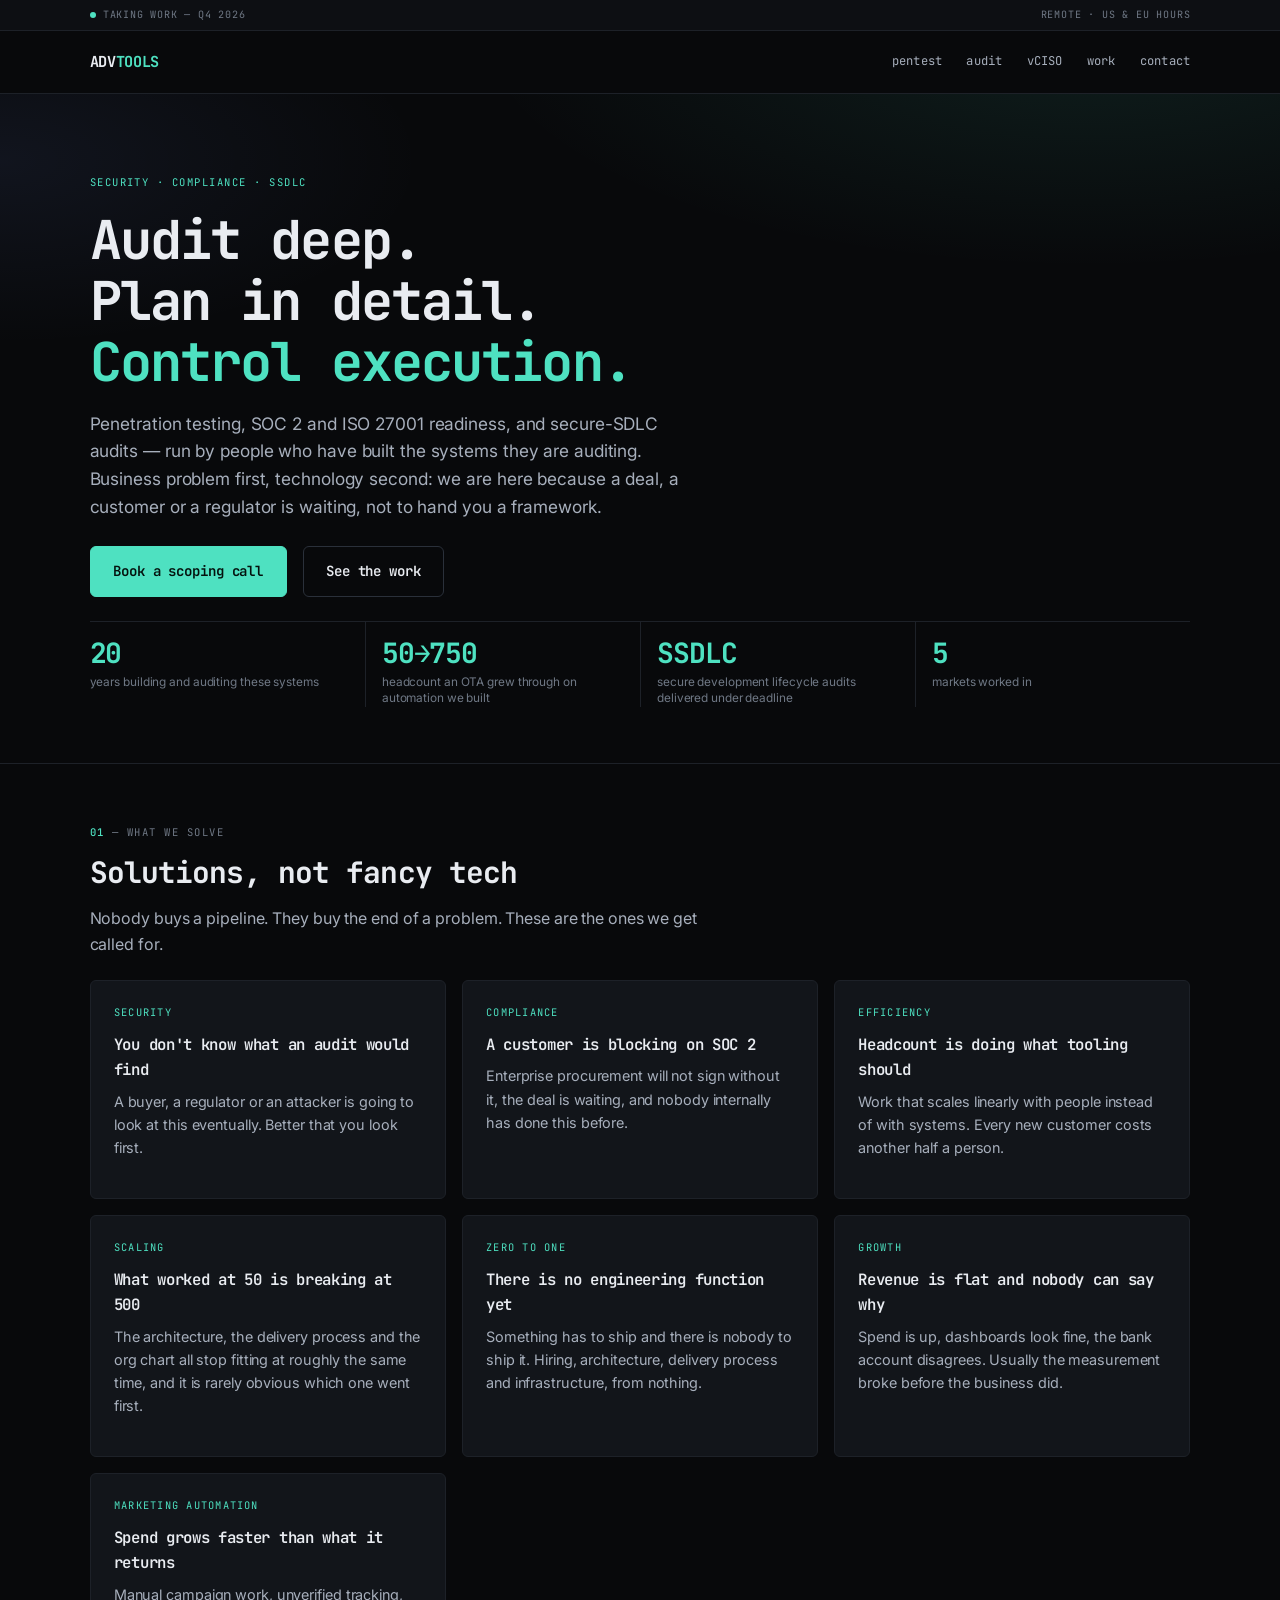
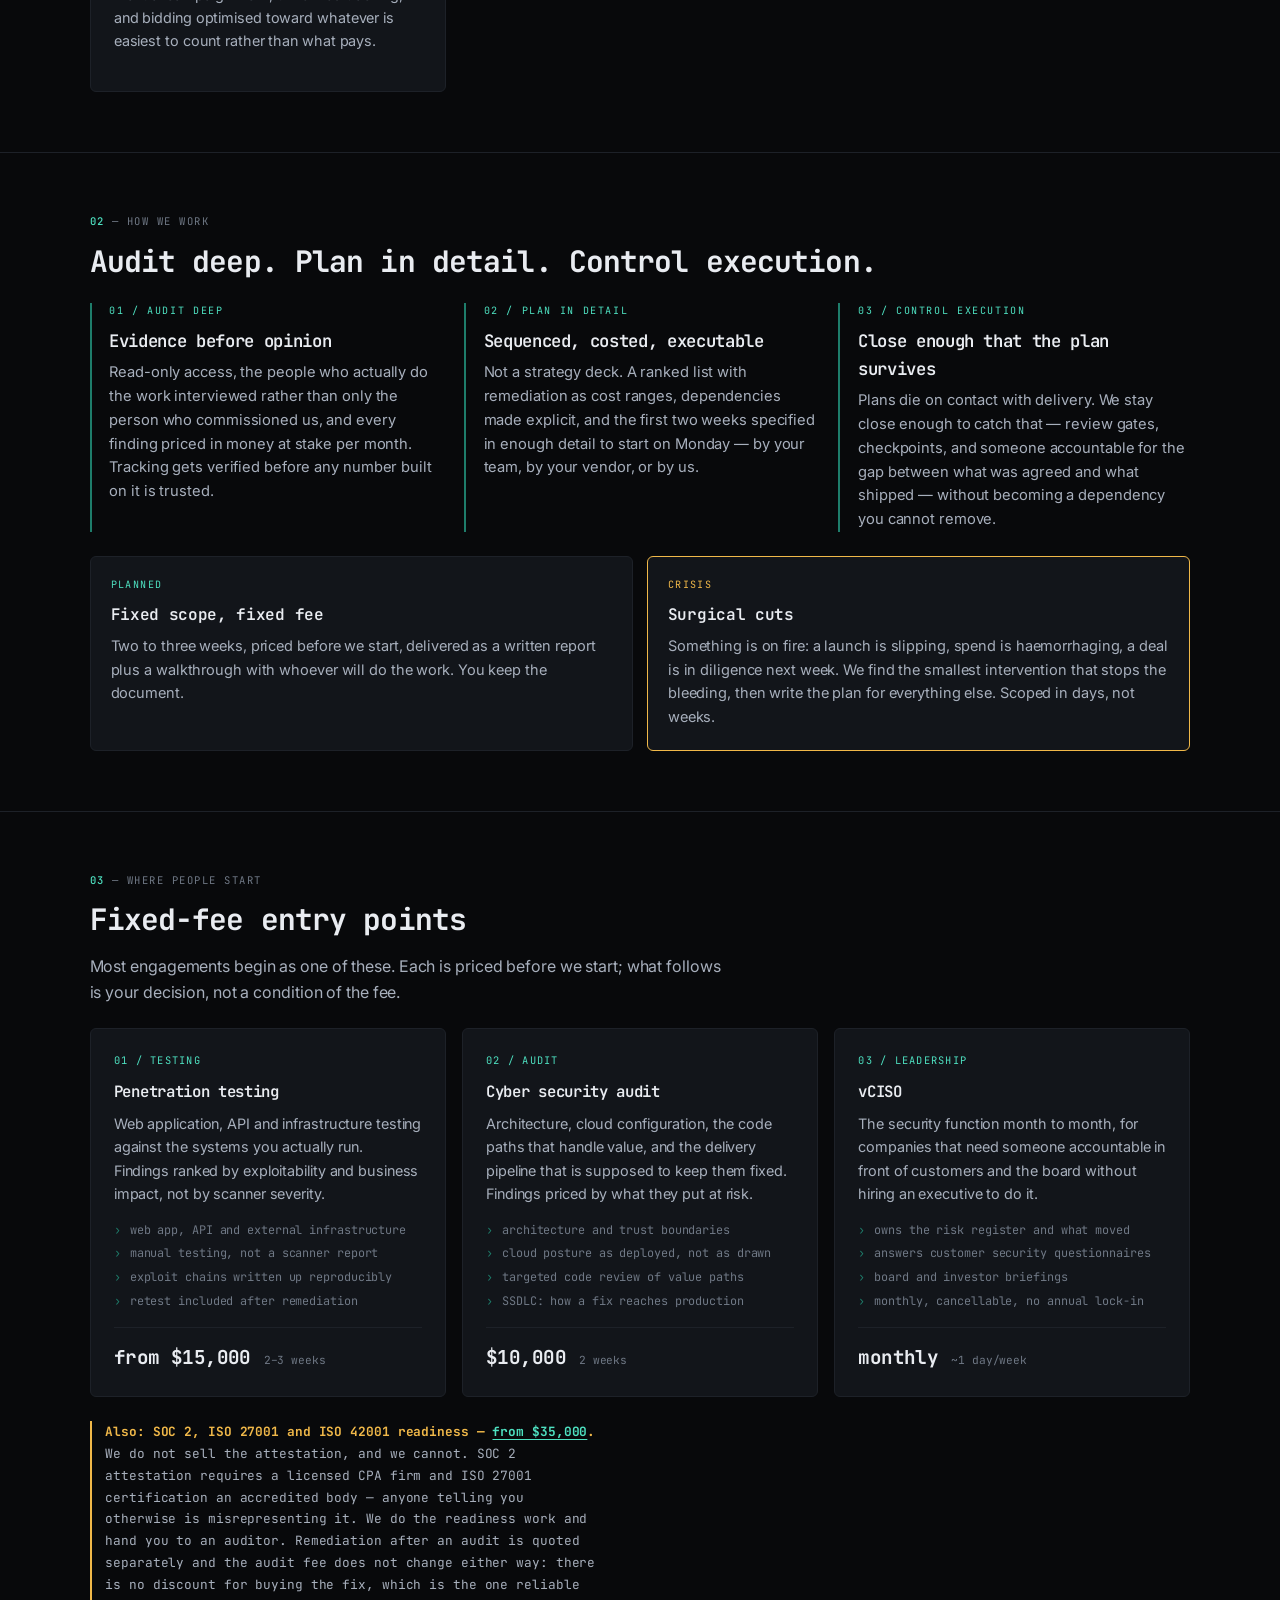
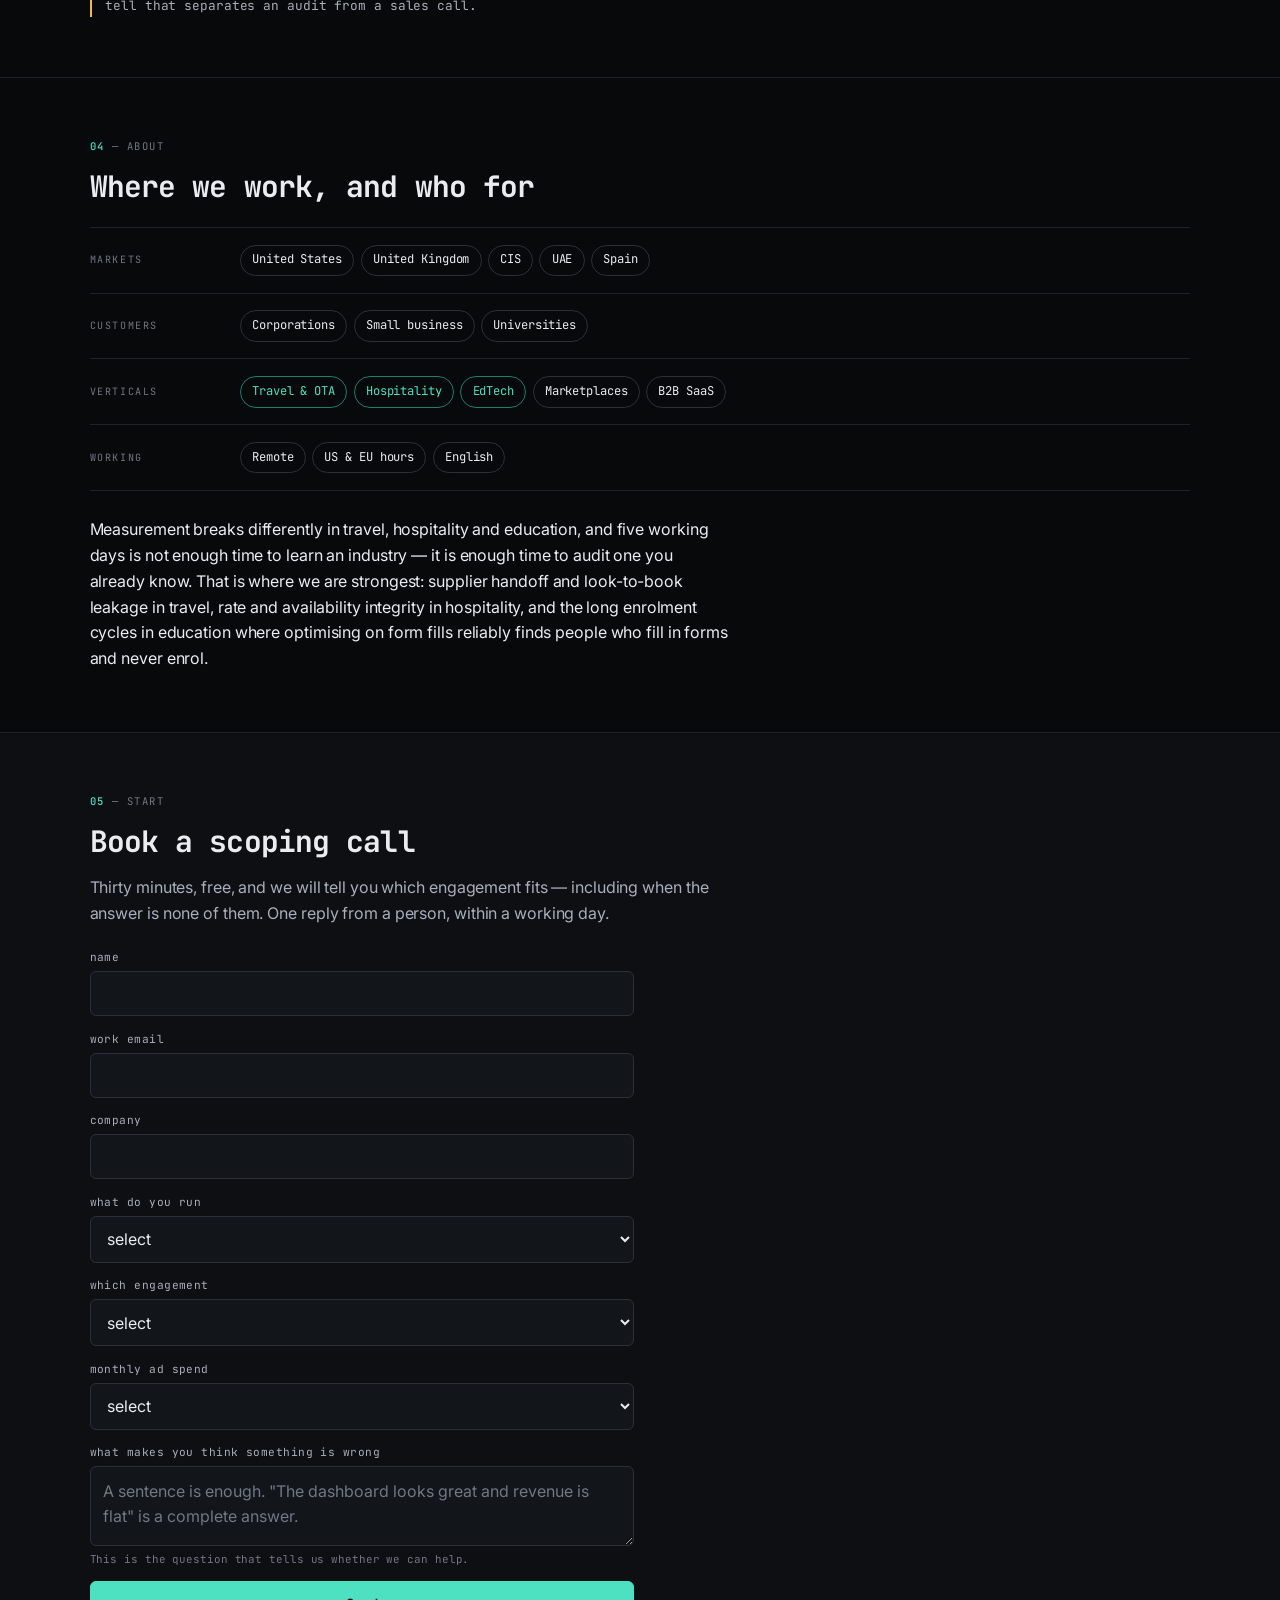
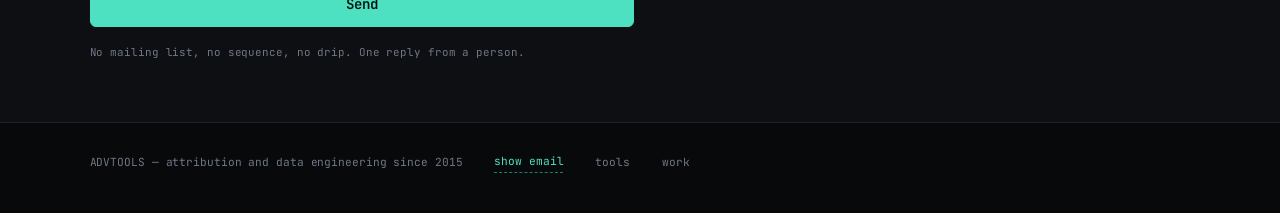
<file: index.html>
<!doctype html>
<html lang="en">
<head>
<meta charset="utf-8">
<meta name="viewport" content="width=device-width,initial-scale=1">
<title>ADVTOOLS — Attribution &amp; Data Engineering</title>
<meta name="description" content="Penetration testing, SOC 2 and ISO 27001 readiness, and secure-SDLC audits. Fixed scope, deadline-driven, run by people who have built the systems they audit.">
<link rel="canonical" href="https://new.advtools.net/">
<meta property="og:type" content="website">
<meta property="og:site_name" content="ADVTOOLS">
<meta property="og:url" content="https://new.advtools.net/">
<meta property="og:title" content="ADVTOOLS — Attribution &amp; Data Engineering">
<meta property="og:description" content="Audit deep, plan in detail, control execution. Business problem first, technology second — growth, efficiency, security, scaling and zero-to-one for travel, hospitality and education.">
<meta name="twitter:card" content="summary_large_image">
<meta name="twitter:title" content="ADVTOOLS — Attribution &amp; Data Engineering">
<meta name="twitter:description" content="Audit deep, plan in detail, control execution. Business problem first, technology second — growth, efficiency, security, scaling and zero-to-one for travel, hospitality and education.">
<meta name="theme-color" content="#08090B">
<link rel="stylesheet" href="assets/styles.css">
<!-- Google Ads global tag goes here before launch. Conversion fires from app.js. -->
</head>
<body>

<div class="statusbar"><div class="wrap">
  <span><span class="dot"></span>Taking work — Q4 2026</span>
  <span class="hide-sm">Remote · US &amp; EU hours</span>
</div></div>

<nav class="nav"><div class="wrap">
  <a class="logo" href="index.html">ADV<b>TOOLS</b></a>
  <div class="navlinks">
    <a href="pentest.html">pentest</a>
    <a href="security-audit.html">audit</a>
    <a href="vciso.html">vCISO</a>
    <a href="cases.html">work</a>
    <a href="#start">contact</a>
  </div>
</div></nav>

<div class="hero"><div class="wrap">
  <p class="tag">Security · Compliance · SSDLC</p>
  <h1>Audit deep. Plan in detail. <em>Control execution.</em></h1>
  <p class="sub">Penetration testing, SOC 2 and ISO 27001 readiness, and secure-SDLC audits — run by people who have built the systems they are auditing. Business problem first, technology second: we are here because a deal, a customer or a regulator is waiting, not to hand you a framework.</p>
  <div class="cta-row">
    <a class="btn btn-primary" href="#start">Book a scoping call</a>
    <a class="btn btn-ghost" href="cases.html">See the work</a>
  </div>

  <div class="stats">
    <div class="s"><div class="n">20</div><div class="k">years building and auditing these systems</div></div>
    <div class="s"><div class="n">50→750</div><div class="k">headcount an OTA grew through on automation we built</div></div>
    <div class="s"><div class="n">SSDLC</div><div class="k">secure development lifecycle audits delivered under deadline</div></div>
    <div class="s"><div class="n">5</div><div class="k">markets worked in</div></div>
  </div>
</div></div>

<section><div class="wrap">
  <p class="slabel"><b>01</b> — what we solve</p>
  <h2>Solutions, not fancy tech</h2>
  <p class="lead">Nobody buys a pipeline. They buy the end of a problem. These are the ones we get called for.</p>

  <div class="grid">
    <div class="card">
      <div class="idx">SECURITY</div>
      <h3>You don't know what an audit would find</h3>
      <p>A buyer, a regulator or an attacker is going to look at this eventually. Better that you look first.</p>
    </div>
    <div class="card">
      <div class="idx">COMPLIANCE</div>
      <h3>A customer is blocking on SOC 2</h3>
      <p>Enterprise procurement will not sign without it, the deal is waiting, and nobody internally has done this before.</p>
    </div>
    <div class="card">
      <div class="idx">EFFICIENCY</div>
      <h3>Headcount is doing what tooling should</h3>
      <p>Work that scales linearly with people instead of with systems. Every new customer costs another half a person.</p>
    </div>
    <div class="card">
      <div class="idx">SCALING</div>
      <h3>What worked at 50 is breaking at 500</h3>
      <p>The architecture, the delivery process and the org chart all stop fitting at roughly the same time, and it is rarely obvious which one went first.</p>
    </div>
    <div class="card">
      <div class="idx">ZERO TO ONE</div>
      <h3>There is no engineering function yet</h3>
      <p>Something has to ship and there is nobody to ship it. Hiring, architecture, delivery process and infrastructure, from nothing.</p>
    </div>
    <div class="card">
      <div class="idx">GROWTH</div>
      <h3>Revenue is flat and nobody can say why</h3>
      <p>Spend is up, dashboards look fine, the bank account disagrees. Usually the measurement broke before the business did.</p>
    </div>
    <div class="card">
      <div class="idx">MARKETING AUTOMATION</div>
      <h3>Spend grows faster than what it returns</h3>
      <p>Manual campaign work, unverified tracking, and bidding optimised toward whatever is easiest to count rather than what pays.</p>
    </div>
  </div>
</div></section>

<section><div class="wrap">
  <p class="slabel"><b>02</b> — how we work</p>
  <h2>Audit deep. Plan in detail. Control execution.</h2>

  <div class="method">
    <div class="mstep">
      <div class="n">01 / Audit deep</div>
      <h3>Evidence before opinion</h3>
      <p>Read-only access, the people who actually do the work interviewed rather than only the person who commissioned us, and every finding priced in money at stake per month. Tracking gets verified before any number built on it is trusted.</p>
    </div>
    <div class="mstep">
      <div class="n">02 / Plan in detail</div>
      <h3>Sequenced, costed, executable</h3>
      <p>Not a strategy deck. A ranked list with remediation as cost ranges, dependencies made explicit, and the first two weeks specified in enough detail to start on Monday — by your team, by your vendor, or by us.</p>
    </div>
    <div class="mstep">
      <div class="n">03 / Control execution</div>
      <h3>Close enough that the plan survives</h3>
      <p>Plans die on contact with delivery. We stay close enough to catch that — review gates, checkpoints, and someone accountable for the gap between what was agreed and what shipped — without becoming a dependency you cannot remove.</p>
    </div>
  </div>

  <div class="modes">
    <div class="mode">
      <div class="k">Planned</div>
      <h3>Fixed scope, fixed fee</h3>
      <p>Two to three weeks, priced before we start, delivered as a written report plus a walkthrough with whoever will do the work. You keep the document.</p>
    </div>
    <div class="mode urgent">
      <div class="k">Crisis</div>
      <h3>Surgical cuts</h3>
      <p>Something is on fire: a launch is slipping, spend is haemorrhaging, a deal is in diligence next week. We find the smallest intervention that stops the bleeding, then write the plan for everything else. Scoped in days, not weeks.</p>
    </div>
  </div>
</div></section>

<section><div class="wrap">
  <p class="slabel"><b>03</b> — where people start</p>
  <h2>Fixed-fee entry points</h2>
  <p class="lead">Most engagements begin as one of these. Each is priced before we start; what follows is your decision, not a condition of the fee.</p>

  <div class="grid">
    <div class="card">
      <div class="idx">01 / TESTING</div>
      <h3><a href="pentest.html" style="text-decoration:none;color:inherit">Penetration testing</a></h3>
      <p>Web application, API and infrastructure testing against the systems you actually run. Findings ranked by exploitability and business impact, not by scanner severity.</p>
      <ul>
        <li>web app, API and external infrastructure</li>
        <li>manual testing, not a scanner report</li>
        <li>exploit chains written up reproducibly</li>
        <li>retest included after remediation</li>
      </ul>
      <div class="foot"><span class="price">from $15,000</span><span class="dur">2–3 weeks</span></div>
    </div>

    <div class="card">
      <div class="idx">02 / AUDIT</div>
      <h3><a href="security-audit.html" style="text-decoration:none;color:inherit">Cyber security audit</a></h3>
      <p>Architecture, cloud configuration, the code paths that handle value, and the delivery pipeline that is supposed to keep them fixed. Findings priced by what they put at risk.</p>
      <ul>
        <li>architecture and trust boundaries</li>
        <li>cloud posture as deployed, not as drawn</li>
        <li>targeted code review of value paths</li>
        <li>SSDLC: how a fix reaches production</li>
      </ul>
      <div class="foot"><span class="price">$10,000</span><span class="dur">2 weeks</span></div>
    </div>

    <div class="card">
      <div class="idx">03 / LEADERSHIP</div>
      <h3><a href="vciso.html" style="text-decoration:none;color:inherit">vCISO</a></h3>
      <p>The security function month to month, for companies that need someone accountable in front of customers and the board without hiring an executive to do it.</p>
      <ul>
        <li>owns the risk register and what moved</li>
        <li>answers customer security questionnaires</li>
        <li>board and investor briefings</li>
        <li>monthly, cancellable, no annual lock-in</li>
      </ul>
      <div class="foot"><span class="price">monthly</span><span class="dur">~1 day/week</span></div>
    </div>
  </div>

  <p style="margin-top:1.5rem;font-family:var(--mono);font-size:.8rem;color:var(--ink-2);border-left:2px solid var(--warn);padding-left:.85rem;line-height:1.7">
    <b style="color:var(--warn)">Also: SOC 2, ISO 27001 and ISO 42001 readiness — <a href="soc2.html" style="color:var(--accent)">from $35,000</a>.</b><br>
    We do not sell the attestation, and we cannot. 
    SOC 2 attestation requires a licensed CPA firm and ISO 27001 certification an accredited body — anyone telling you otherwise is misrepresenting it. We do the readiness work and hand you to an auditor. Remediation after an audit is quoted separately and the audit fee does not change either way: there is no discount for buying the fix, which is the one reliable tell that separates an audit from a sales call.
  </p>
</div></section>

<section><div class="wrap">
  <p class="slabel"><b>04</b> — about</p>
  <h2>Where we work, and who for</h2>

  <div class="about">
    <div class="arow">
      <div class="k">Markets</div>
      <div class="chips"><span>United States</span><span>United Kingdom</span><span>CIS</span><span>UAE</span><span>Spain</span></div>
    </div>
    <div class="arow">
      <div class="k">Customers</div>
      <div class="chips"><span>Corporations</span><span>Small business</span><span>Universities</span></div>
    </div>
    <div class="arow">
      <div class="k">Verticals</div>
      <div class="chips"><span class="hl">Travel &amp; OTA</span><span class="hl">Hospitality</span><span class="hl">EdTech</span><span>Marketplaces</span><span>B2B SaaS</span></div>
    </div>
    <div class="arow">
      <div class="k">Working</div>
      <div class="chips"><span>Remote</span><span>US &amp; EU hours</span><span>English</span></div>
    </div>
  </div>

  <p style="margin-top:1.6rem">Measurement breaks differently in travel, hospitality and education, and five working days is not enough time to learn an industry — it is enough time to audit one you already know. That is where we are strongest: supplier handoff and look-to-book leakage in travel, rate and availability integrity in hospitality, and the long enrolment cycles in education where optimising on form fills reliably finds people who fill in forms and never enrol.</p>
</div></section>

<section class="formzone" id="start"><div class="wrap">
  <p class="slabel"><b>05</b> — start</p>
  <h2>Book a scoping call</h2>
  <p class="lead">Thirty minutes, free, and we will tell you which engagement fits — including when the answer is none of them. One reply from a person, within a working day.</p>

  <form data-kit novalidate>
    <div class="field">
      <label for="name">name</label>
      <input id="name" name="name" type="text" required autocomplete="name">
    </div>
    <div class="field">
      <label for="email">work email</label>
      <input id="email" name="email" type="email" required autocomplete="email">
    </div>
    <div class="field">
      <label for="company">company</label>
      <input id="company" name="company" type="text" required autocomplete="organization">
    </div>
    <div class="field">
      <label for="vertical">what do you run</label>
      <select id="vertical" name="vertical" required>
        <option value="">select</option>
        <option>OTA or booking platform</option>
        <option>Hotel or accommodation group</option>
        <option>Tour or activity operator</option>
        <option>EdTech or online school</option>
        <option>Ecommerce or marketplace</option>
        <option>B2B SaaS</option>
        <option>Something else</option>
      </select>
    </div>
    <div class="field">
      <label for="service">which engagement</label>
      <select id="service" name="service" required>
        <option value="">select</option>
        <option>Penetration testing</option>
        <option>SOC 2 / ISO 27001 / ISO 42001 readiness</option>
        <option>Security &amp; SSDLC audit</option>
        <option>Google &amp; Bing campaign audit</option>
        <option>Something else / crisis</option>
        <option>Not sure — help me pick</option>
      </select>
    </div>
    <div class="field">
      <label for="monthly_spend">monthly ad spend</label>
      <select id="monthly_spend" name="monthly_spend" required>
        <option value="">select</option>
        <option>Under $10k</option>
        <option>$10k–50k</option>
        <option>$50k–250k</option>
        <option>Over $250k</option>
        <option>Not running paid</option>
      </select>
    </div>
    <div class="field">
      <label for="note">what makes you think something is wrong</label>
      <textarea id="note" name="note" required placeholder="A sentence is enough. &quot;The dashboard looks great and revenue is flat&quot; is a complete answer."></textarea>
      <span class="hint">This is the question that tells us whether we can help.</span>
    </div>
    <button class="btn btn-primary" type="submit">Send</button>
    <p class="formnote">No mailing list, no sequence, no drip. One reply from a person.</p>
  </form>

  <div class="msg ok"><b>Got it.</b><br>We will read it properly and reply within one working day, from a person rather than an autoresponder. If it is urgent, <button type="button" class="contactbtn" data-contact>show email</button> and put "urgent" in the subject line.<noscript><span class="contact-nojs">use the form on the <a href="index.html#start">services page</a></span></noscript></div>
  <div class="msg err"></div>
</div></section>

<footer><div class="wrap row">
  <span>ADVTOOLS — attribution and data engineering since 2015</span>
  <button type="button" class="contactbtn" data-contact>show email</button><noscript><span class="contact-nojs">use the form on the <a href="index.html#start">services page</a></span></noscript>
  <a href="tools.html">tools</a>
  <a href="cases.html">work</a>
</div></footer>

<script src="assets/app.js"></script>
<script src="assets/mail.js"></script>
</body>
</html>
</file>
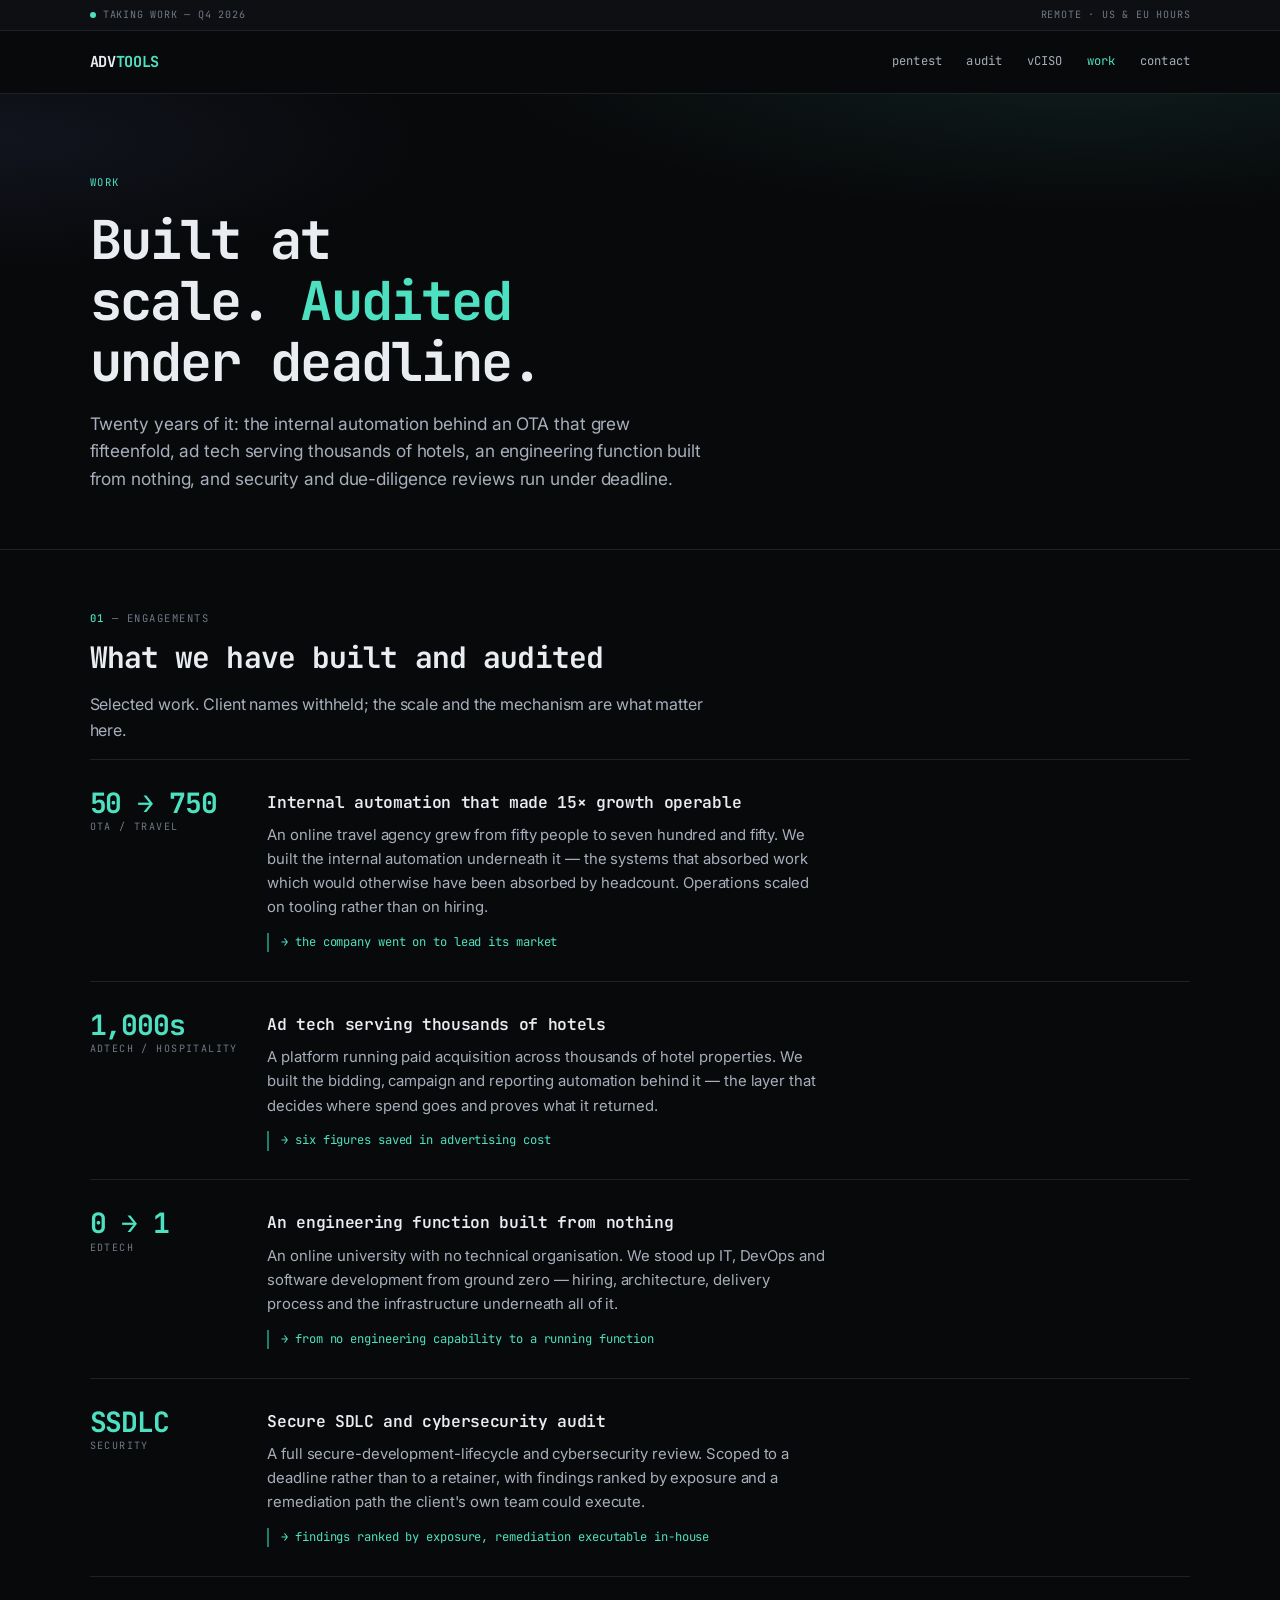
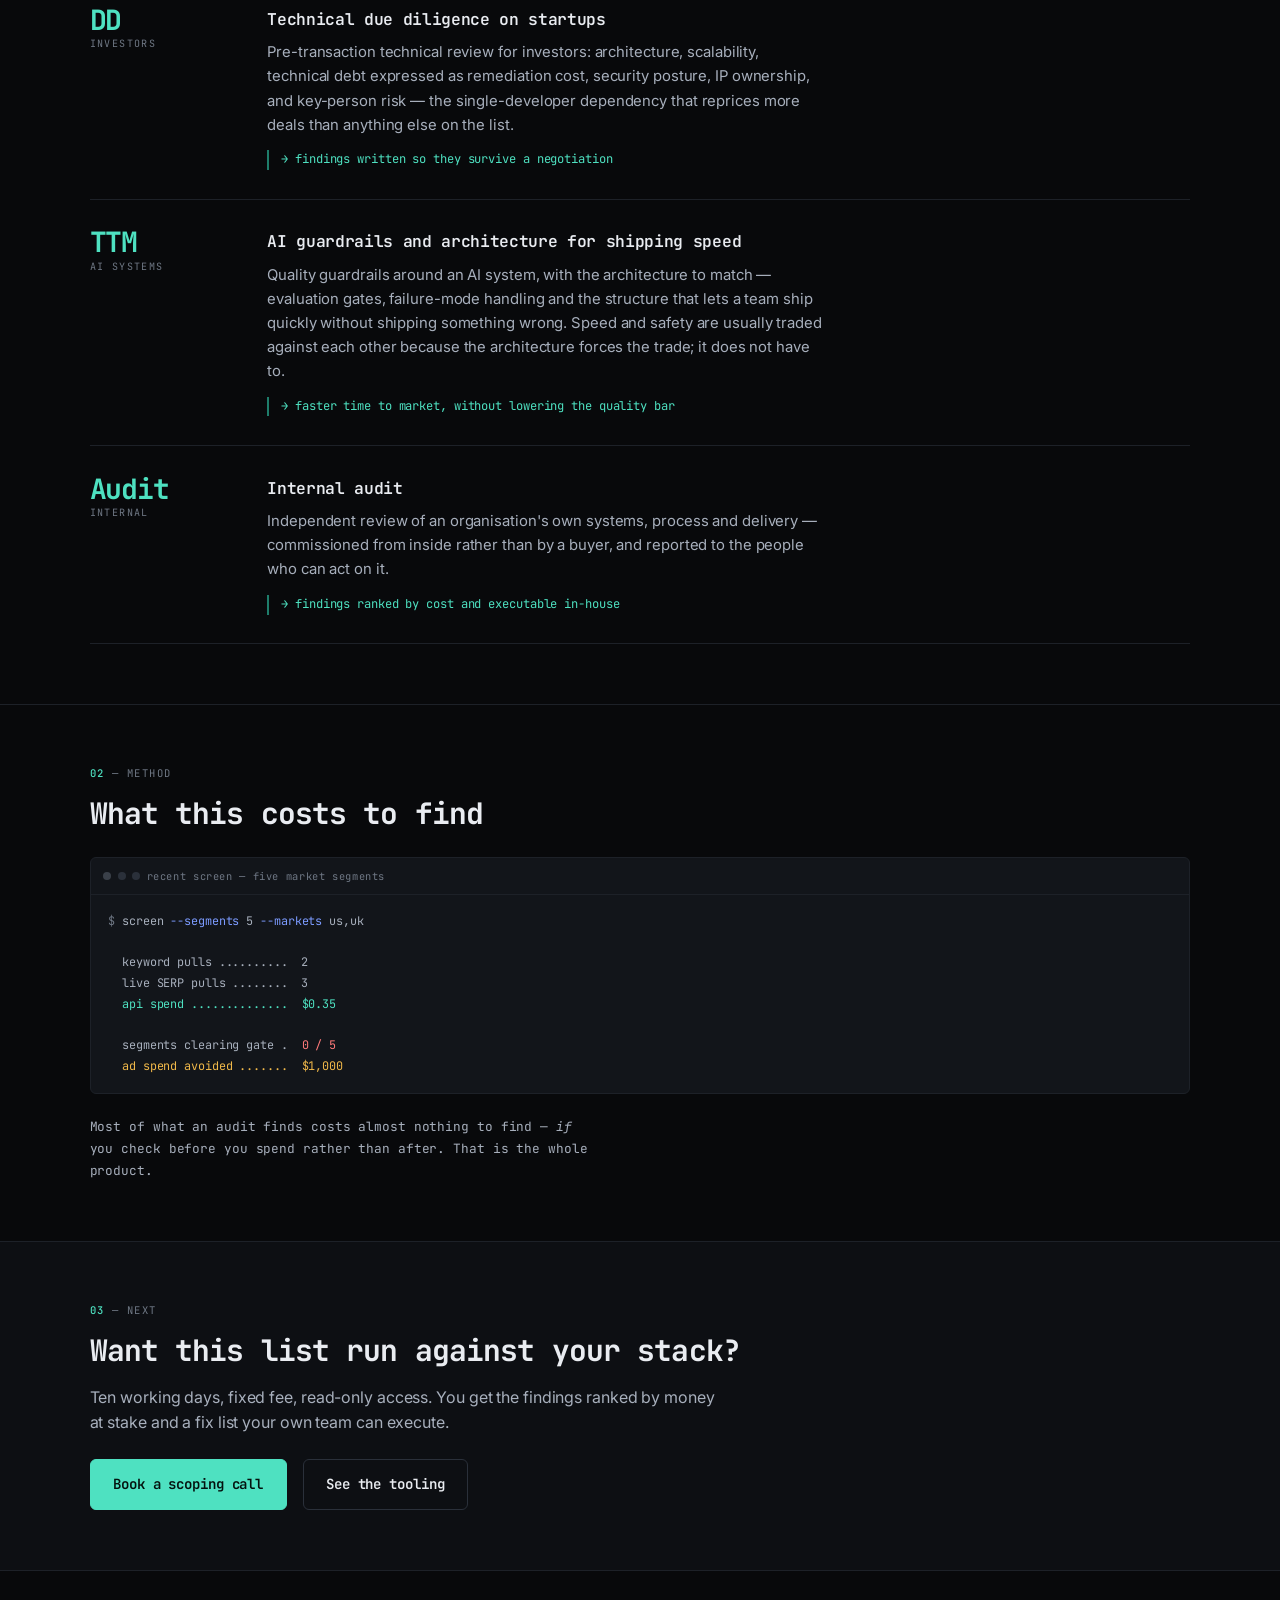
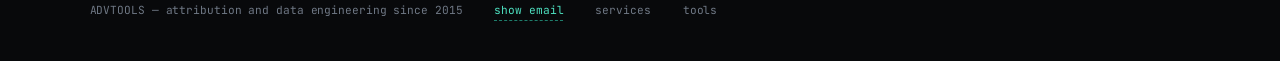
<file: cases.html>
<!doctype html>
<html lang="en">
<head>
<meta charset="utf-8">
<meta name="viewport" content="width=device-width,initial-scale=1">
<title>ADVTOOLS — Work &amp; findings</title>
<meta name="description" content="Measurement and attribution failures found in production, with the mechanism and the money implication. From our own operations and research.">
<link rel="canonical" href="https://new.advtools.net/cases.html">
<meta property="og:type" content="website">
<meta property="og:site_name" content="ADVTOOLS">
<meta property="og:url" content="https://new.advtools.net/cases.html">
<meta property="og:title" content="ADVTOOLS — Findings">
<meta property="og:description" content="Measurement and attribution failures found in production, with the mechanism and the money implication.">
<meta name="twitter:card" content="summary_large_image">
<meta name="twitter:title" content="ADVTOOLS — Findings">
<meta name="twitter:description" content="Measurement and attribution failures found in production, with the mechanism and the money implication.">
<meta name="theme-color" content="#08090B">
<link rel="stylesheet" href="assets/styles.css">
</head>
<body>

<div class="statusbar"><div class="wrap">
  <span><span class="dot"></span>Taking work — Q4 2026</span>
  <span class="hide-sm">Remote · US &amp; EU hours</span>
</div></div>

<nav class="nav"><div class="wrap">
  <a class="logo" href="index.html">ADV<b>TOOLS</b></a>
  <div class="navlinks">
    <a href="pentest.html">pentest</a>
    <a href="security-audit.html">audit</a>
    <a href="vciso.html">vCISO</a>
    <a href="cases.html" aria-current="page">work</a>
    <a href="#start">contact</a>
  </div>
</div></nav>

<div class="hero"><div class="wrap">
  <p class="tag">Work</p>
  <h1>Built at scale. <em>Audited</em> under deadline.</h1>
  <p class="sub">Twenty years of it: the internal automation behind an OTA that grew fifteenfold, ad tech serving thousands of hotels, an engineering function built from nothing, and security and due-diligence reviews run under deadline.</p>
</div></div>

<section><div class="wrap">
  <p class="slabel"><b>01</b> — engagements</p>
  <h2>What we have built and audited</h2>
  <p class="lead">Selected work. Client names withheld; the scale and the mechanism are what matter here.</p>

  <div class="eng">
    <div><div class="metric">50 → 750</div><div class="sector">OTA / Travel</div></div>
    <div>
      <h3>Internal automation that made 15× growth operable</h3>
      <p>An online travel agency grew from fifty people to seven hundred and fifty. We built the internal automation underneath it — the systems that absorbed work which would otherwise have been absorbed by headcount. Operations scaled on tooling rather than on hiring.</p>
      <div class="outcome">→ the company went on to lead its market</div>
    </div>
  </div>

  <div class="eng">
    <div><div class="metric">1,000s</div><div class="sector">AdTech / Hospitality</div></div>
    <div>
      <h3>Ad tech serving thousands of hotels</h3>
      <p>A platform running paid acquisition across thousands of hotel properties. We built the bidding, campaign and reporting automation behind it — the layer that decides where spend goes and proves what it returned.</p>
      <div class="outcome">→ six figures saved in advertising cost</div>
    </div>
  </div>

  <div class="eng">
    <div><div class="metric">0 → 1</div><div class="sector">EdTech</div></div>
    <div>
      <h3>An engineering function built from nothing</h3>
      <p>An online university with no technical organisation. We stood up IT, DevOps and software development from ground zero — hiring, architecture, delivery process and the infrastructure underneath all of it.</p>
      <div class="outcome">→ from no engineering capability to a running function</div>
    </div>
  </div>

  <div class="eng">
    <div><div class="metric">SSDLC</div><div class="sector">Security</div></div>
    <div>
      <h3>Secure SDLC and cybersecurity audit</h3>
      <p>A full secure-development-lifecycle and cybersecurity review. Scoped to a deadline rather than to a retainer, with findings ranked by exposure and a remediation path the client's own team could execute.</p>
      <div class="outcome">→ findings ranked by exposure, remediation executable in-house</div>
    </div>
  </div>

  <div class="eng">
    <div><div class="metric">DD</div><div class="sector">Investors</div></div>
    <div>
      <h3>Technical due diligence on startups</h3>
      <p>Pre-transaction technical review for investors: architecture, scalability, technical debt expressed as remediation cost, security posture, IP ownership, and key-person risk — the single-developer dependency that reprices more deals than anything else on the list.</p>
      <div class="outcome">→ findings written so they survive a negotiation</div>
    </div>
  </div>

  <div class="eng">
    <div><div class="metric">TTM</div><div class="sector">AI systems</div></div>
    <div>
      <h3>AI guardrails and architecture for shipping speed</h3>
      <p>Quality guardrails around an AI system, with the architecture to match — evaluation gates, failure-mode handling and the structure that lets a team ship quickly without shipping something wrong. Speed and safety are usually traded against each other because the architecture forces the trade; it does not have to.</p>
      <div class="outcome">→ faster time to market, without lowering the quality bar</div>
    </div>
  </div>

  <div class="eng">
    <div><div class="metric">Audit</div><div class="sector">Internal</div></div>
    <div>
      <h3>Internal audit</h3>
      <p>Independent review of an organisation's own systems, process and delivery — commissioned from inside rather than by a buyer, and reported to the people who can act on it.</p>
      <div class="outcome">→ findings ranked by cost and executable in-house</div>
    </div>
  </div>
</div></section>

<section><div class="wrap">
  <p class="slabel"><b>02</b> — method</p>
  <h2>What this costs to find</h2>
  <div class="term">
    <div class="term-head"><i></i><i></i><i></i><span>recent screen — five market segments</span></div>
<div class="term-body"><span class="c">$</span> screen <span class="b">--segments</span> 5 <span class="b">--markets</span> us,uk

  keyword pulls ..........  2
  live SERP pulls ........  3
  <span class="g">api spend ..............  $0.35</span>

  segments clearing gate .  <span class="r">0 / 5</span>
  <span class="y">ad spend avoided .......  $1,000</span>
</div>
  </div>
  <p style="margin-top:1.4rem;font-family:var(--mono);font-size:.8rem;color:var(--ink-2);line-height:1.7">
    Most of what an audit finds costs almost nothing to find — <em>if</em> you check before you spend rather than after. That is the whole product.
  </p>
</div></section>

<section class="formzone"><div class="wrap">
  <p class="slabel"><b>03</b> — next</p>
  <h2>Want this list run against your stack?</h2>
  <p class="lead">Ten working days, fixed fee, read-only access. You get the findings ranked by money at stake and a fix list your own team can execute.</p>
  <div class="cta-row" style="margin-top:1.4rem">
    <a class="btn btn-primary" href="index.html#start">Book a scoping call</a>
    <a class="btn btn-ghost" href="tools.html">See the tooling</a>
  </div>
</div></section>

<footer><div class="wrap row">
  <span>ADVTOOLS — attribution and data engineering since 2015</span>
  <button type="button" class="contactbtn" data-contact>show email</button><noscript><span class="contact-nojs">use the form on the <a href="index.html#start">services page</a></span></noscript>
  <a href="index.html">services</a>
  <a href="tools.html">tools</a>
</div></footer>

<script src="assets/app.js"></script>
<script src="assets/mail.js"></script>
</body>
</html>
</file>
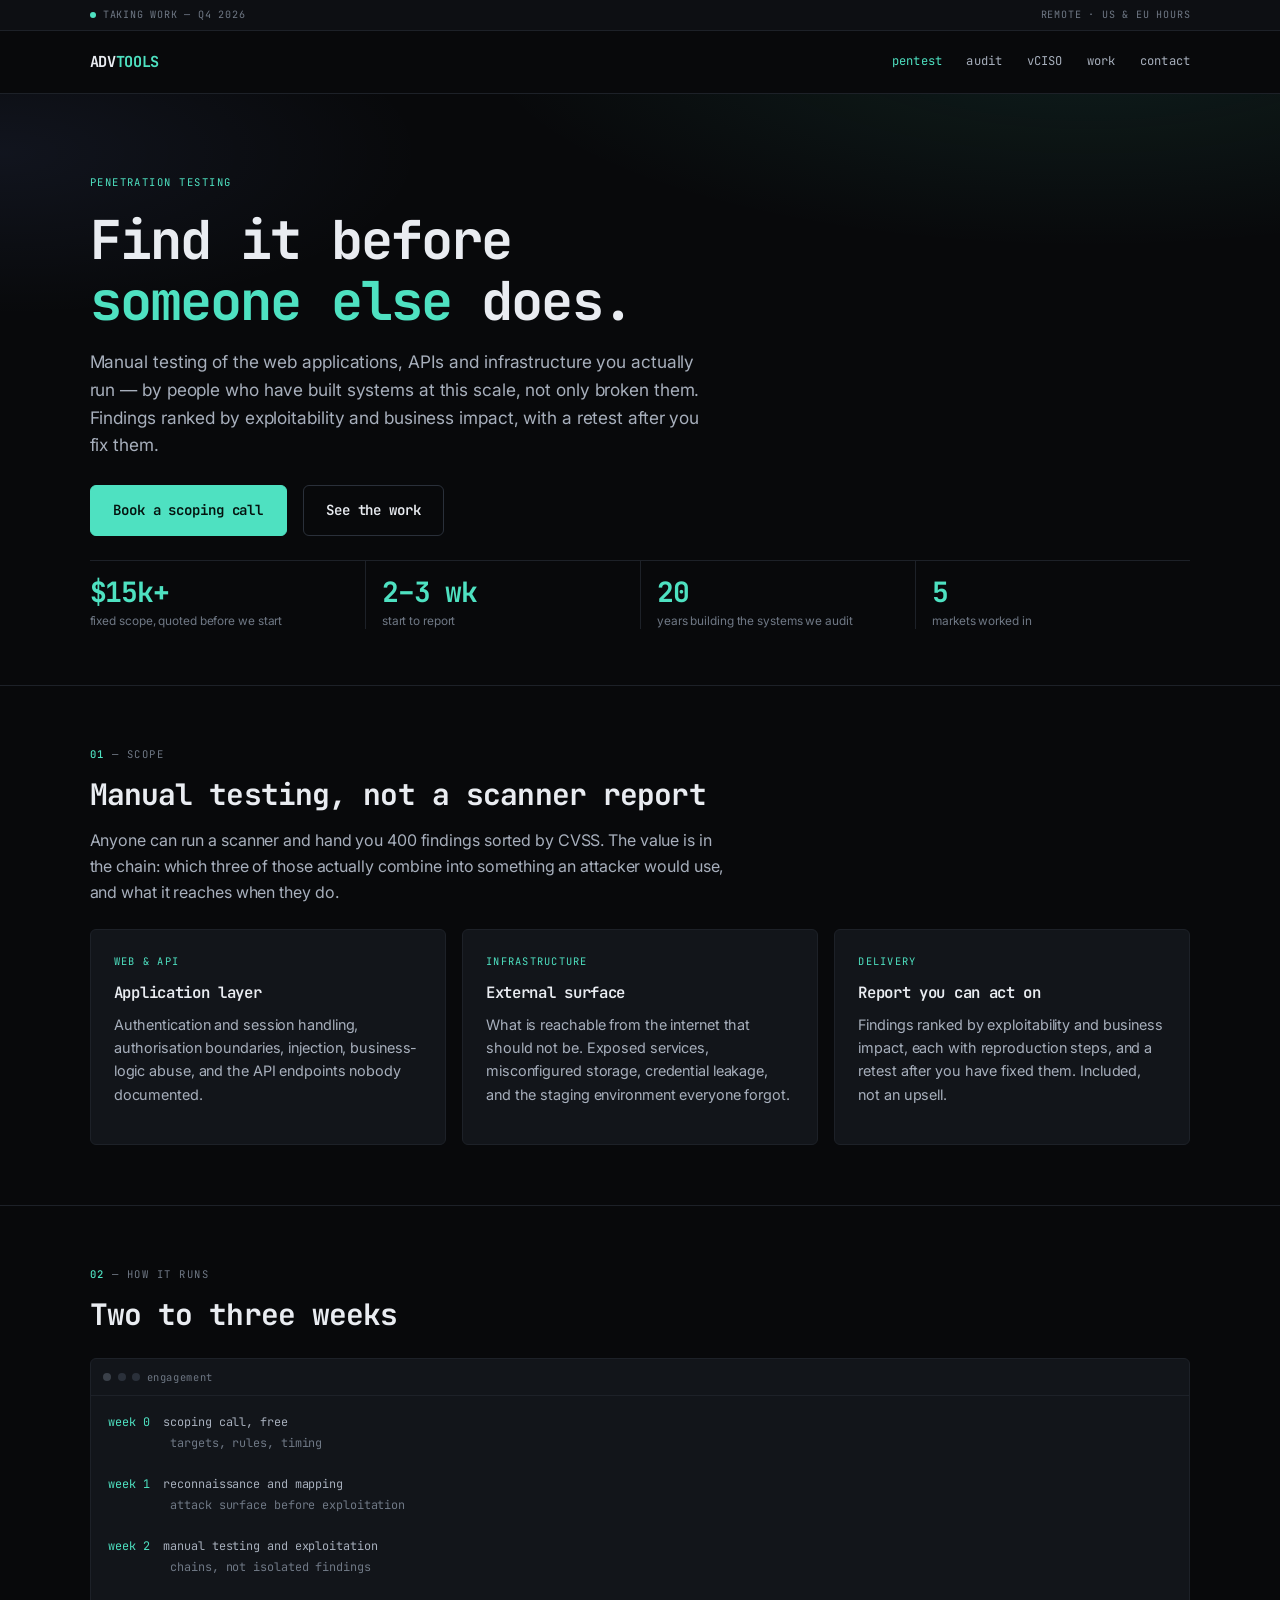
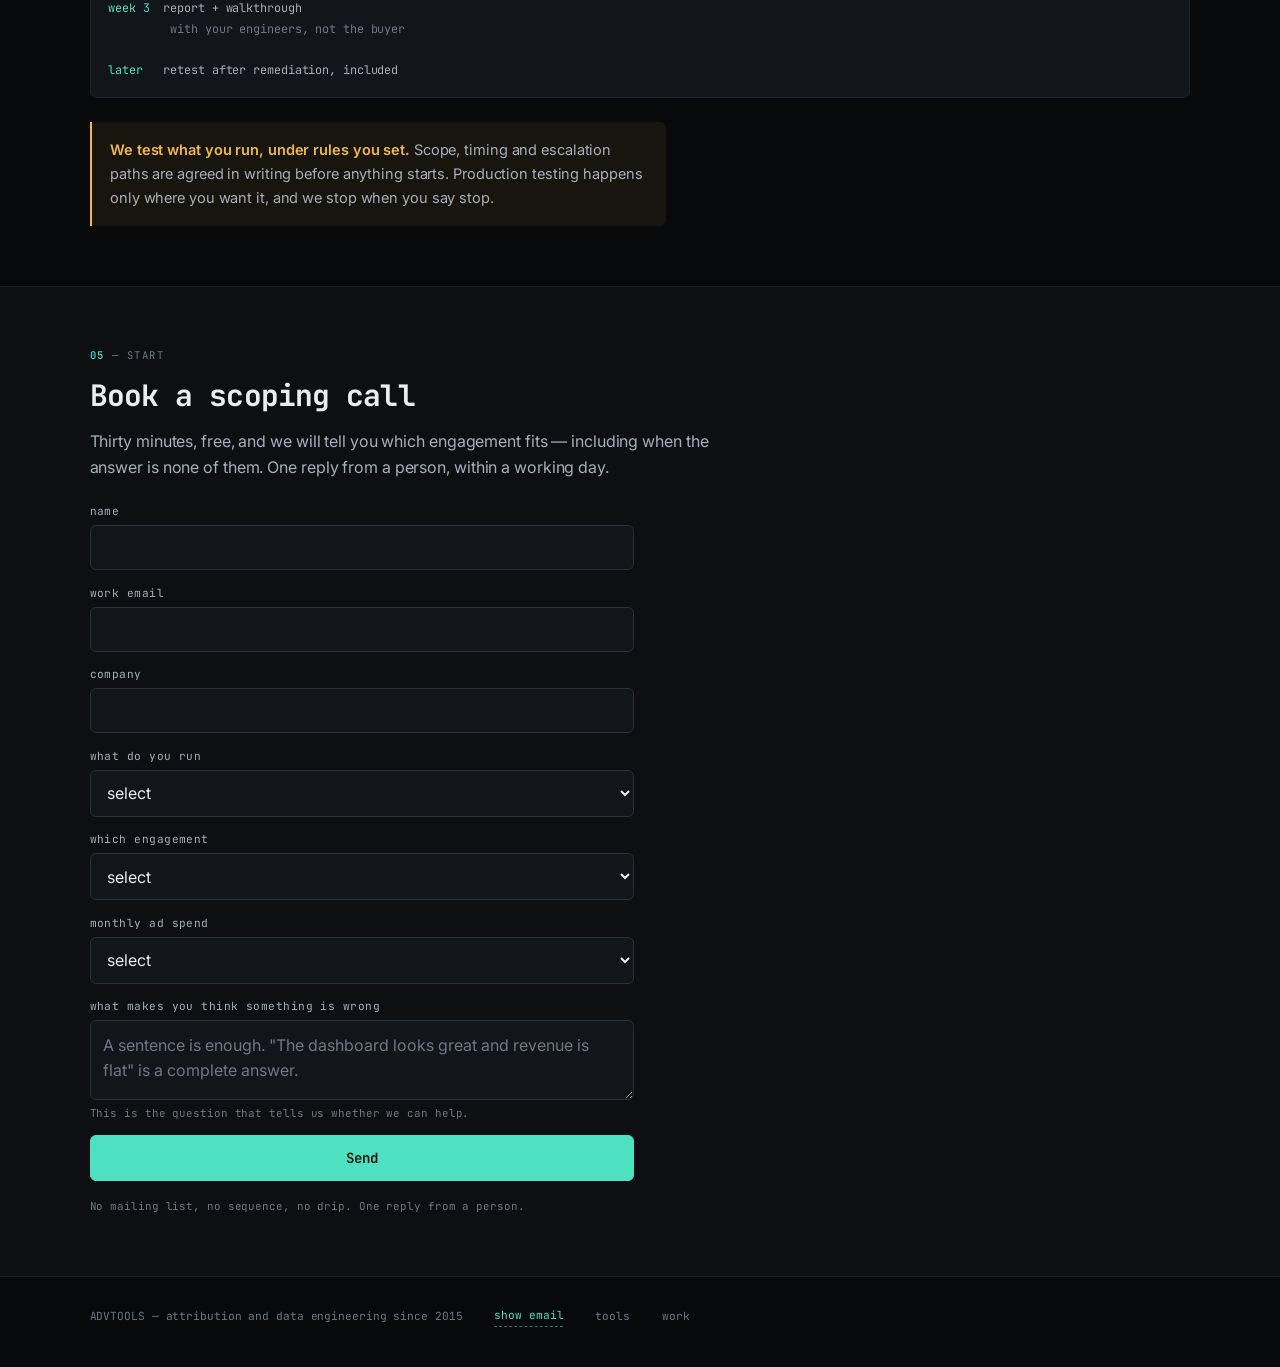
<file: pentest.html>
<!doctype html>
<html lang="en">
<head>
<meta charset="utf-8">
<meta name="viewport" content="width=device-width,initial-scale=1">
<title>Penetration Testing — ADVTOOLS</title>
<meta name="description" content="Manual penetration testing of web applications, APIs and external infrastructure. Findings ranked by exploitability and business impact, retest included. From $15,000.">
<link rel="canonical" href="https://new.advtools.net/pentest.html">
<meta property="og:type" content="website">
<meta property="og:site_name" content="ADVTOOLS">
<meta property="og:url" content="https://new.advtools.net/pentest.html">
<meta property="og:title" content="Penetration Testing — ADVTOOLS">
<meta property="og:description" content="Manual penetration testing of web applications, APIs and external infrastructure. Findings ranked by exploitability and business impact, retest included. From $15,000.">
<meta name="twitter:card" content="summary_large_image">
<meta name="twitter:title" content="Penetration Testing — ADVTOOLS">
<meta name="twitter:description" content="Manual penetration testing of web applications, APIs and external infrastructure. Findings ranked by exploitability and business impact, retest included. From $15,000.">
<meta name="theme-color" content="#08090B">
<link rel="stylesheet" href="assets/styles.css">
<!-- Google Ads global tag goes here before launch. Conversion fires from app.js. -->
</head>
<body>

<div class="statusbar"><div class="wrap">
  <span><span class="dot"></span>Taking work — Q4 2026</span>
  <span class="hide-sm">Remote · US &amp; EU hours</span>
</div></div>

<nav class="nav"><div class="wrap">
  <a class="logo" href="index.html">ADV<b>TOOLS</b></a>
  <div class="navlinks">
    <a href="pentest.html" aria-current="page">pentest</a>
    <a href="security-audit.html">audit</a>
    <a href="vciso.html">vCISO</a>
    <a href="cases.html">work</a>
    <a href="#start">contact</a>
  </div>
</div></nav>

<div class="hero"><div class="wrap">
  <p class="tag">Penetration testing</p>
  <h1>Find it before <em>someone else</em> does.</h1>
  <p class="sub">Manual testing of the web applications, APIs and infrastructure you actually run — by people who have built systems at this scale, not only broken them. Findings ranked by exploitability and business impact, with a retest after you fix them.</p>
  <div class="cta-row">
    <a class="btn btn-primary" href="#start">Book a scoping call</a>
    <a class="btn btn-ghost" href="cases.html">See the work</a>
  </div>
  <div class="stats">
    <div class="s"><div class="n">$15k+</div><div class="k">fixed scope, quoted before we start</div></div>
    <div class="s"><div class="n">2–3 wk</div><div class="k">start to report</div></div>
    <div class="s"><div class="n">20</div><div class="k">years building the systems we audit</div></div>
    <div class="s"><div class="n">5</div><div class="k">markets worked in</div></div>
  </div>
</div></div>

<section><div class="wrap">
  <p class="slabel"><b>01</b> — scope</p>
  <h2>Manual testing, not a scanner report</h2>
  <p class="lead">Anyone can run a scanner and hand you 400 findings sorted by CVSS. The value is in the chain: which three of those actually combine into something an attacker would use, and what it reaches when they do.</p>
  <div class="grid">
    <div class="card">
      <div class="idx">WEB &amp; API</div>
      <h3>Application layer</h3>
      <p>Authentication and session handling, authorisation boundaries, injection, business-logic abuse, and the API endpoints nobody documented.</p>
    </div>
    <div class="card">
      <div class="idx">INFRASTRUCTURE</div>
      <h3>External surface</h3>
      <p>What is reachable from the internet that should not be. Exposed services, misconfigured storage, credential leakage, and the staging environment everyone forgot.</p>
    </div>
    <div class="card">
      <div class="idx">DELIVERY</div>
      <h3>Report you can act on</h3>
      <p>Findings ranked by exploitability and business impact, each with reproduction steps, and a retest after you have fixed them. Included, not an upsell.</p>
    </div>
  </div>
</div></section>

<section><div class="wrap">
  <p class="slabel"><b>02</b> — how it runs</p>
  <h2>Two to three weeks</h2>
  <div class="term">
    <div class="term-head"><i></i><i></i><i></i><span>engagement</span></div>
<div class="term-body"><span class="g">week 0</span>  scoping call, free
         <span class="c">targets, rules, timing</span>

<span class="g">week 1</span>  reconnaissance and mapping
         <span class="c">attack surface before exploitation</span>

<span class="g">week 2</span>  manual testing and exploitation
         <span class="c">chains, not isolated findings</span>

<span class="g">week 3</span>  report + walkthrough
         <span class="c">with your engineers, not the buyer</span>

<span class="g">later</span>   retest after remediation, included
</div>
  </div>
  <div class="independence" style="margin-top:1.5rem">
    <b>We test what you run, under rules you set.</b> Scope, timing and escalation paths are agreed in writing before anything starts. Production testing happens only where you want it, and we stop when you say stop.
  </div>
</div></section>

<section class="formzone" id="start"><div class="wrap">
  <p class="slabel"><b>05</b> — start</p>
  <h2>Book a scoping call</h2>
  <p class="lead">Thirty minutes, free, and we will tell you which engagement fits — including when the answer is none of them. One reply from a person, within a working day.</p>

  <form data-kit novalidate>
    <div class="field">
      <label for="name">name</label>
      <input id="name" name="name" type="text" required autocomplete="name">
    </div>
    <div class="field">
      <label for="email">work email</label>
      <input id="email" name="email" type="email" required autocomplete="email">
    </div>
    <div class="field">
      <label for="company">company</label>
      <input id="company" name="company" type="text" required autocomplete="organization">
    </div>
    <div class="field">
      <label for="vertical">what do you run</label>
      <select id="vertical" name="vertical" required>
        <option value="">select</option>
        <option>OTA or booking platform</option>
        <option>Hotel or accommodation group</option>
        <option>Tour or activity operator</option>
        <option>EdTech or online school</option>
        <option>Ecommerce or marketplace</option>
        <option>B2B SaaS</option>
        <option>Something else</option>
      </select>
    </div>
    <div class="field">
      <label for="service">which engagement</label>
      <select id="service" name="service" required>
        <option value="">select</option>
        <option>Penetration testing</option>
        <option>SOC 2 / ISO 27001 readiness</option>
        <option>Security &amp; SSDLC audit</option>
        <option>Google &amp; Bing campaign audit</option>
        <option>Something else / crisis</option>
        <option>Not sure — help me pick</option>
      </select>
    </div>
    <div class="field">
      <label for="monthly_spend">monthly ad spend</label>
      <select id="monthly_spend" name="monthly_spend" required>
        <option value="">select</option>
        <option>Under $10k</option>
        <option>$10k–50k</option>
        <option>$50k–250k</option>
        <option>Over $250k</option>
        <option>Not running paid</option>
      </select>
    </div>
    <div class="field">
      <label for="note">what makes you think something is wrong</label>
      <textarea id="note" name="note" required placeholder="A sentence is enough. &quot;The dashboard looks great and revenue is flat&quot; is a complete answer."></textarea>
      <span class="hint">This is the question that tells us whether we can help.</span>
    </div>
    <button class="btn btn-primary" type="submit">Send</button>
    <p class="formnote">No mailing list, no sequence, no drip. One reply from a person.</p>
  </form>

  <div class="msg ok"><b>Got it.</b><br>We will read it properly and reply within one working day, from a person rather than an autoresponder. If it is urgent, <button type="button" class="contactbtn" data-contact>show email</button> and put "urgent" in the subject line.<noscript><span class="contact-nojs">use the form on the <a href="index.html#start">services page</a></span></noscript></div>
  <div class="msg err"></div>
</div></section>

<footer><div class="wrap row">
  <span>ADVTOOLS — attribution and data engineering since 2015</span>
  <button type="button" class="contactbtn" data-contact>show email</button><noscript><span class="contact-nojs">use the form on the <a href="index.html#start">services page</a></span></noscript>
  <a href="tools.html">tools</a>
  <a href="cases.html">work</a>
</div></footer>

<script src="assets/app.js"></script>
<script src="assets/mail.js"></script>
</body>
</html>
</file>
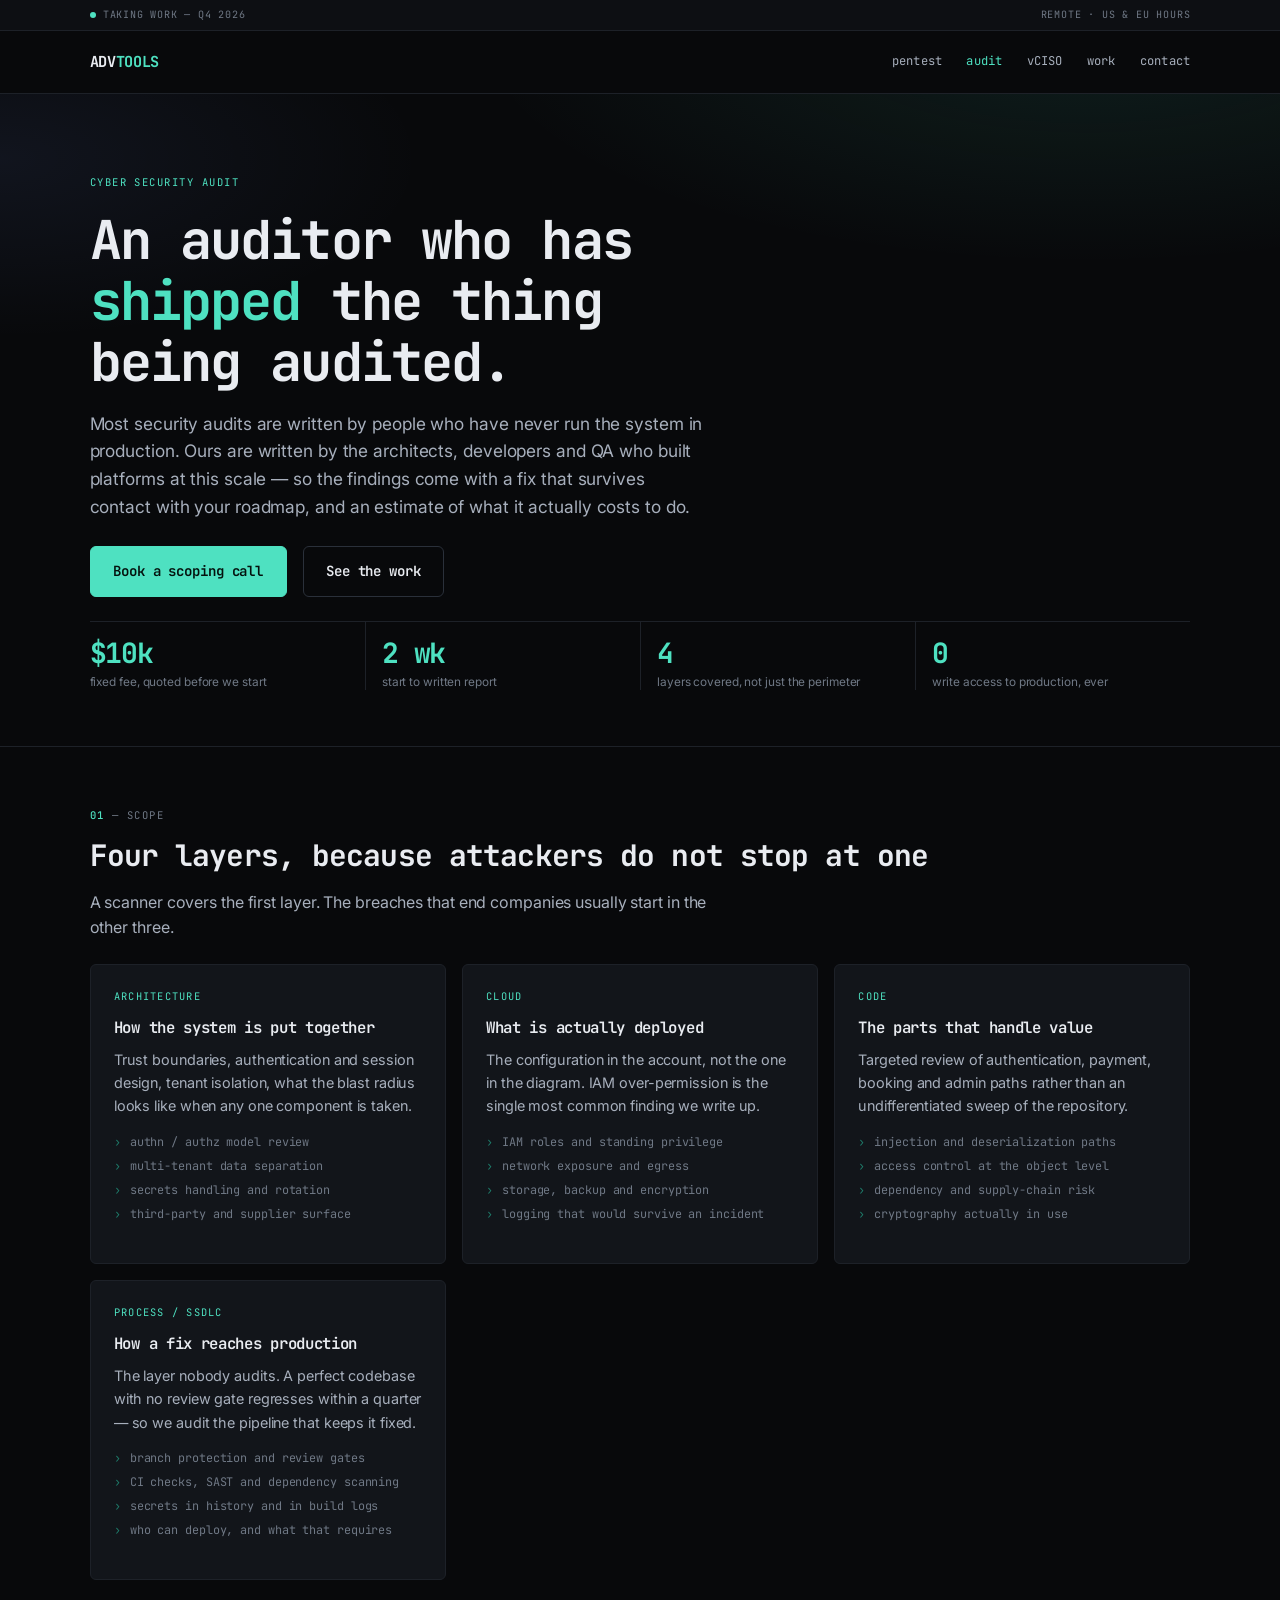
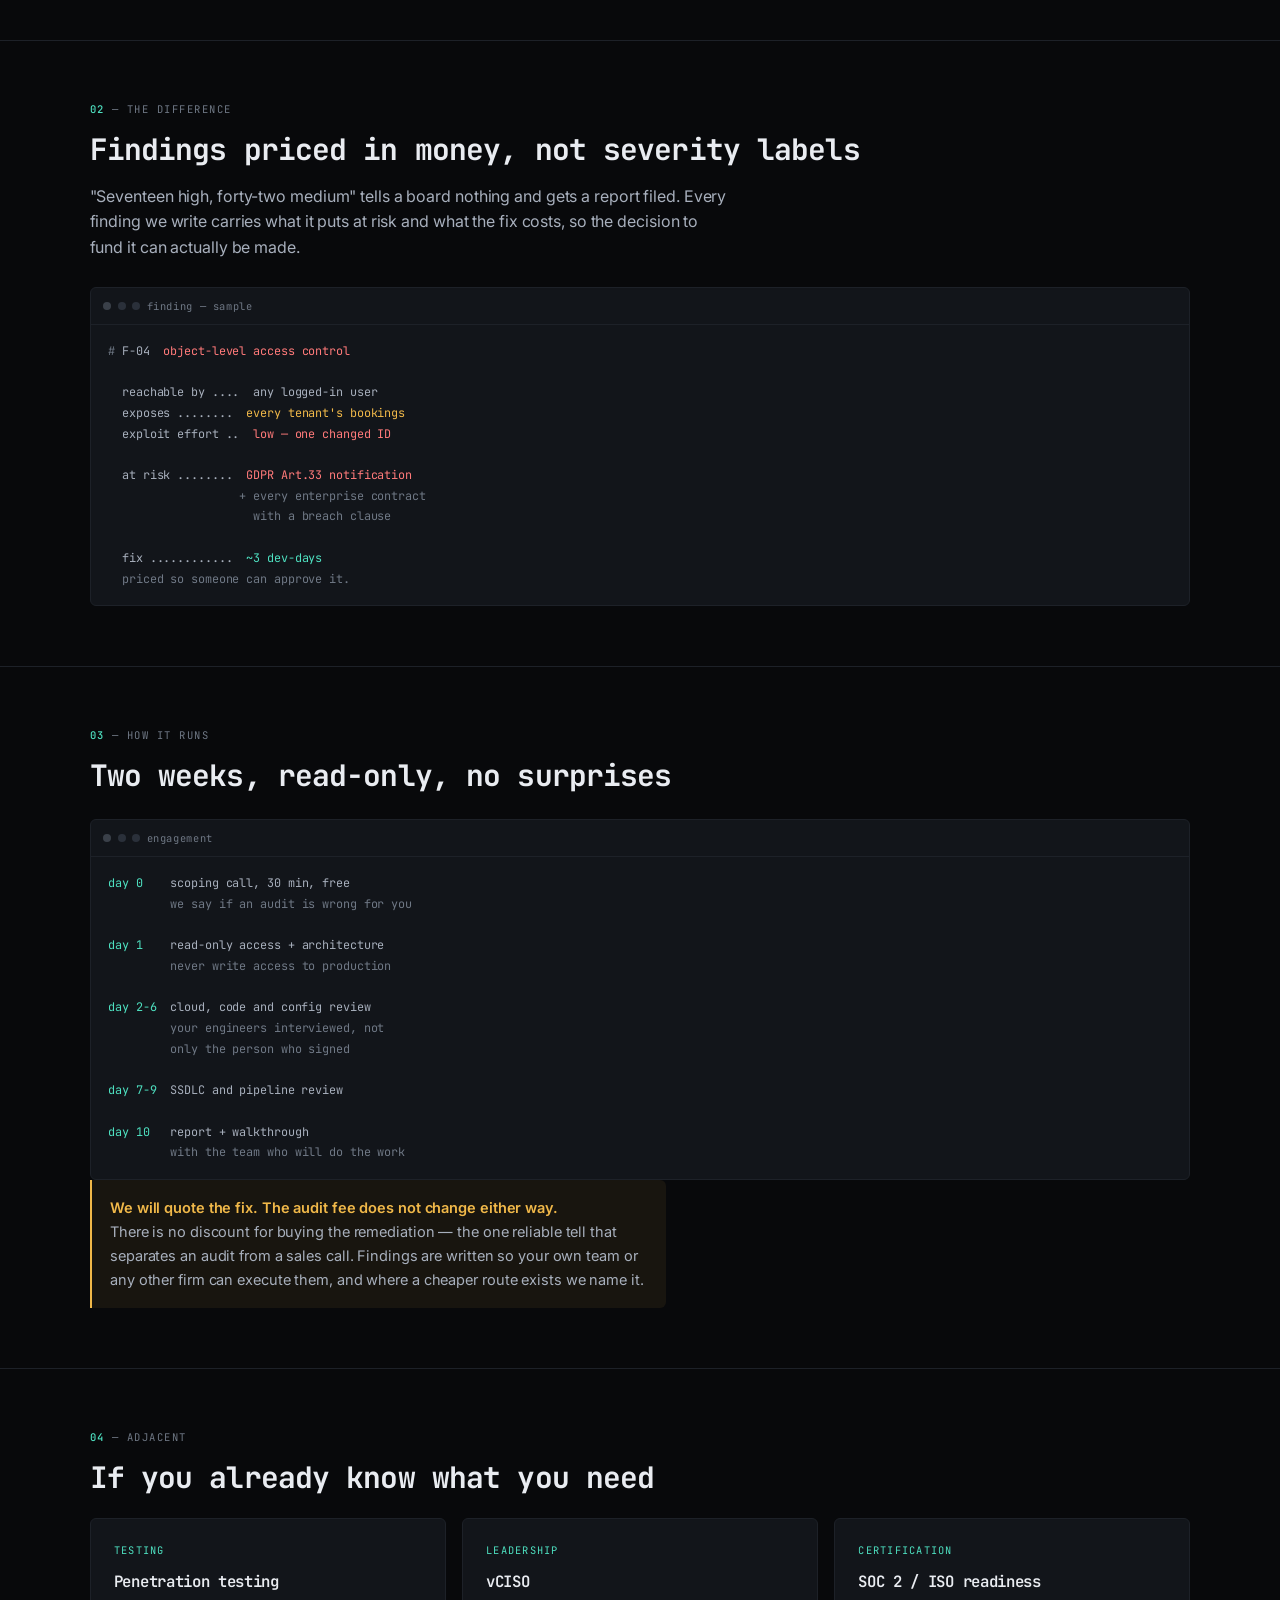
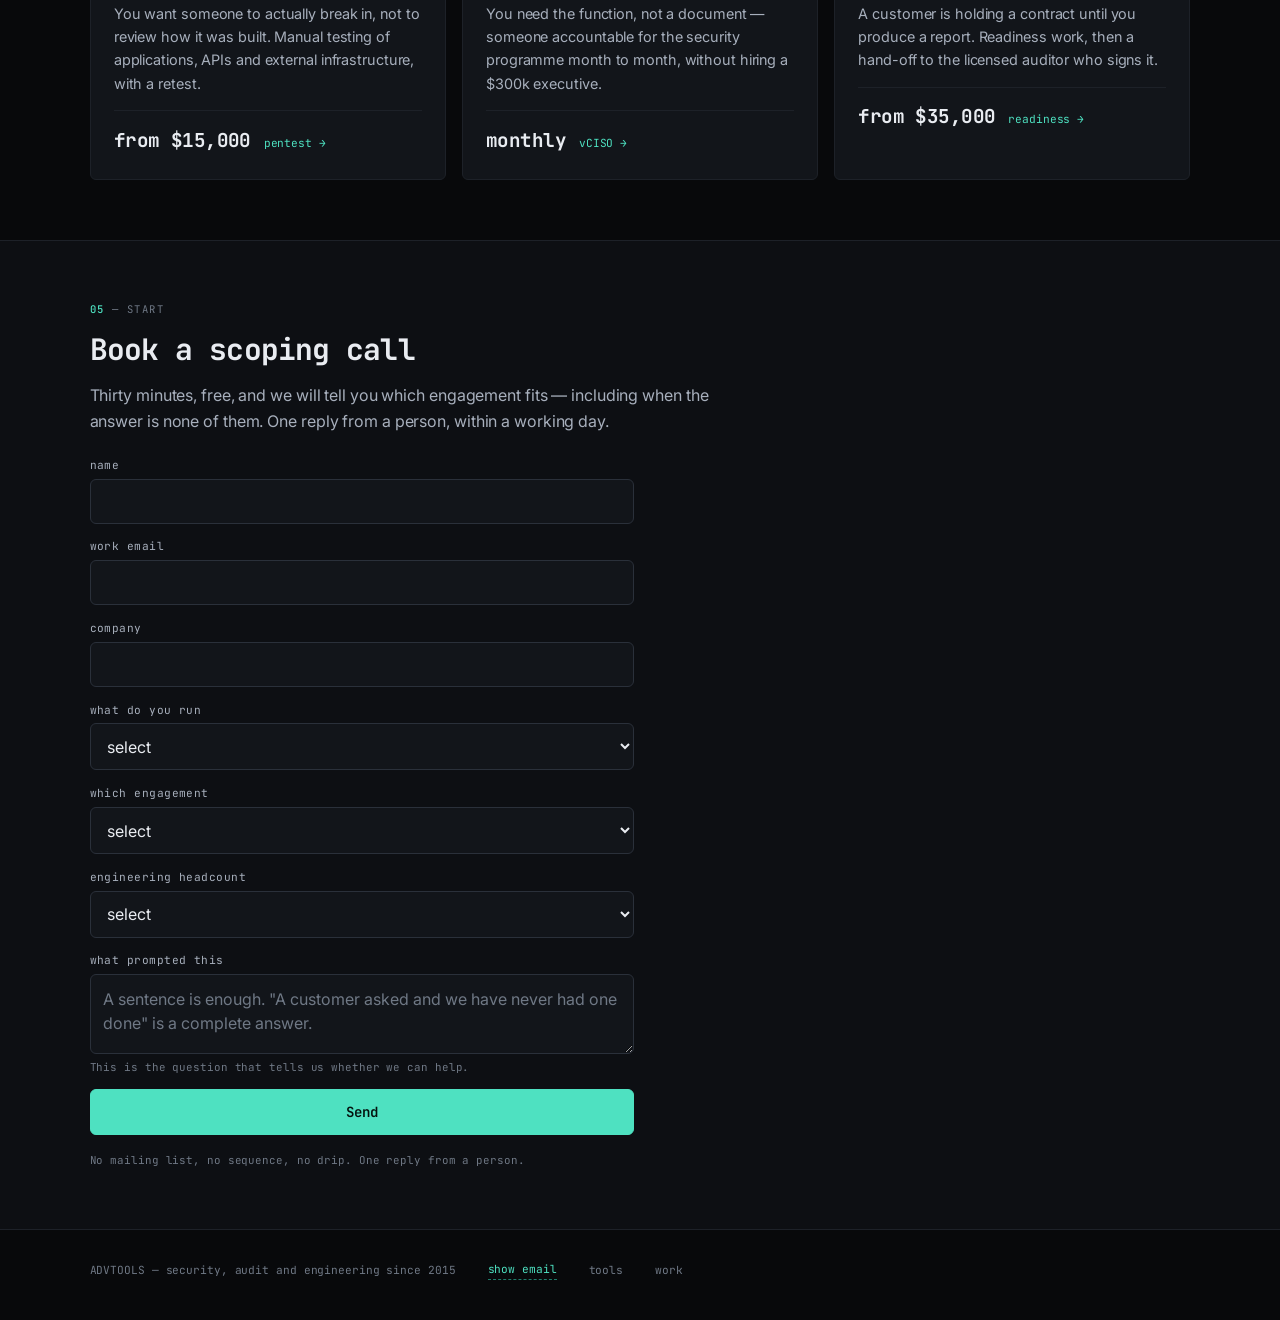
<file: security-audit.html>
<!doctype html>
<html lang="en">
<head>
<meta charset="utf-8">
<meta name="viewport" content="width=device-width,initial-scale=1">
<title>Cyber Security Audit — ADVTOOLS</title>
<meta name="description" content="An independent cyber security audit of the system you actually run: architecture, cloud configuration, code and the development process around it. Findings priced by what they put at risk. $10,000, two weeks.">
<link rel="canonical" href="https://new.advtools.net/security-audit.html">
<meta property="og:type" content="website">
<meta property="og:site_name" content="ADVTOOLS">
<meta property="og:url" content="https://new.advtools.net/security-audit.html">
<meta property="og:title" content="Cyber Security Audit — ADVTOOLS">
<meta property="og:description" content="An independent cyber security audit of the system you actually run: architecture, cloud configuration, code and the development process around it. $10,000, two weeks.">
<meta name="twitter:card" content="summary_large_image">
<meta name="twitter:title" content="Cyber Security Audit — ADVTOOLS">
<meta name="twitter:description" content="An independent cyber security audit of the system you actually run. $10,000, two weeks.">
<meta name="theme-color" content="#08090B">
<link rel="stylesheet" href="assets/styles.css">
<!-- Google Ads global tag goes here before launch. Conversion fires from app.js. -->
</head>
<body>

<div class="statusbar"><div class="wrap">
  <span><span class="dot"></span>Taking work — Q4 2026</span>
  <span class="hide-sm">Remote · US &amp; EU hours</span>
</div></div>

<nav class="nav"><div class="wrap">
  <a class="logo" href="index.html">ADV<b>TOOLS</b></a>
  <div class="navlinks">
    <a href="pentest.html">pentest</a>
    <a href="security-audit.html" aria-current="page">audit</a>
    <a href="vciso.html">vCISO</a>
    <a href="cases.html">work</a>
    <a href="#start">contact</a>
  </div>
</div></nav>

<div class="hero"><div class="wrap">
  <p class="tag">Cyber security audit</p>
  <h1>An auditor who has <em>shipped</em> the thing being audited.</h1>
  <p class="sub">Most security audits are written by people who have never run the system in production. Ours are written by the architects, developers and QA who built platforms at this scale — so the findings come with a fix that survives contact with your roadmap, and an estimate of what it actually costs to do.</p>
  <div class="cta-row">
    <a class="btn btn-primary" href="#start">Book a scoping call</a>
    <a class="btn btn-ghost" href="cases.html">See the work</a>
  </div>
  <div class="stats">
    <div class="s"><div class="n">$10k</div><div class="k">fixed fee, quoted before we start</div></div>
    <div class="s"><div class="n">2 wk</div><div class="k">start to written report</div></div>
    <div class="s"><div class="n">4</div><div class="k">layers covered, not just the perimeter</div></div>
    <div class="s"><div class="n">0</div><div class="k">write access to production, ever</div></div>
  </div>
</div></div>

<section><div class="wrap">
  <p class="slabel"><b>01</b> — scope</p>
  <h2>Four layers, because attackers do not stop at one</h2>
  <p class="lead">A scanner covers the first layer. The breaches that end companies usually start in the other three.</p>

  <div class="grid">
    <div class="card">
      <div class="idx">ARCHITECTURE</div>
      <h3>How the system is put together</h3>
      <p>Trust boundaries, authentication and session design, tenant isolation, what the blast radius looks like when any one component is taken.</p>
      <ul>
        <li>authn / authz model review</li>
        <li>multi-tenant data separation</li>
        <li>secrets handling and rotation</li>
        <li>third-party and supplier surface</li>
      </ul>
    </div>
    <div class="card">
      <div class="idx">CLOUD</div>
      <h3>What is actually deployed</h3>
      <p>The configuration in the account, not the one in the diagram. IAM over-permission is the single most common finding we write up.</p>
      <ul>
        <li>IAM roles and standing privilege</li>
        <li>network exposure and egress</li>
        <li>storage, backup and encryption</li>
        <li>logging that would survive an incident</li>
      </ul>
    </div>
    <div class="card">
      <div class="idx">CODE</div>
      <h3>The parts that handle value</h3>
      <p>Targeted review of authentication, payment, booking and admin paths rather than an undifferentiated sweep of the repository.</p>
      <ul>
        <li>injection and deserialization paths</li>
        <li>access control at the object level</li>
        <li>dependency and supply-chain risk</li>
        <li>cryptography actually in use</li>
      </ul>
    </div>
    <div class="card">
      <div class="idx">PROCESS / SSDLC</div>
      <h3>How a fix reaches production</h3>
      <p>The layer nobody audits. A perfect codebase with no review gate regresses within a quarter — so we audit the pipeline that keeps it fixed.</p>
      <ul>
        <li>branch protection and review gates</li>
        <li>CI checks, SAST and dependency scanning</li>
        <li>secrets in history and in build logs</li>
        <li>who can deploy, and what that requires</li>
      </ul>
    </div>
  </div>
</div></section>

<section><div class="wrap">
  <p class="slabel"><b>02</b> — the difference</p>
  <h2>Findings priced in money, not severity labels</h2>
  <p class="lead">"Seventeen high, forty-two medium" tells a board nothing and gets a report filed. Every finding we write carries what it puts at risk and what the fix costs, so the decision to fund it can actually be made.</p>
  <div class="term">
    <div class="term-head"><i></i><i></i><i></i><span>finding — sample</span></div>
<div class="term-body"><span class="c">#</span> F-04  <span class="r">object-level access control</span>

  reachable by ....  any logged-in user
  exposes ........  <span class="y">every tenant's bookings</span>
  exploit effort ..  <span class="r">low — one changed ID</span>

  at risk ........  <span class="r">GDPR Art.33 notification</span>
                   <span class="c">+ every enterprise contract</span>
                   <span class="c">  with a breach clause</span>

  fix ............  <span class="g">~3 dev-days</span>
  <span class="c">priced so someone can approve it.</span>
</div>
  </div>
</div></section>

<section><div class="wrap">
  <p class="slabel"><b>03</b> — how it runs</p>
  <h2>Two weeks, read-only, no surprises</h2>
  <div class="term">
    <div class="term-head"><i></i><i></i><i></i><span>engagement</span></div>
<div class="term-body"><span class="g">day 0</span>    scoping call, 30 min, free
         <span class="c">we say if an audit is wrong for you</span>

<span class="g">day 1</span>    read-only access + architecture
         <span class="c">never write access to production</span>

<span class="g">day 2-6</span>  cloud, code and config review
         <span class="c">your engineers interviewed, not</span>
         <span class="c">only the person who signed</span>

<span class="g">day 7-9</span>  SSDLC and pipeline review

<span class="g">day 10</span>   report + walkthrough
         <span class="c">with the team who will do the work</span>
</div>
  </div>

  <p class="independence">
    <b>We will quote the fix. The audit fee does not change either way.</b><br>
    There is no discount for buying the remediation — the one reliable tell that separates an audit from a sales call. Findings are written so your own team or any other firm can execute them, and where a cheaper route exists we name it.
  </p>
</div></section>

<section><div class="wrap">
  <p class="slabel"><b>04</b> — adjacent</p>
  <h2>If you already know what you need</h2>
  <div class="grid">
    <div class="card">
      <div class="idx">TESTING</div>
      <h3>Penetration testing</h3>
      <p>You want someone to actually break in, not to review how it was built. Manual testing of applications, APIs and external infrastructure, with a retest.</p>
      <div class="foot"><span class="price">from $15,000</span><a class="dur" href="pentest.html">pentest →</a></div>
    </div>
    <div class="card">
      <div class="idx">LEADERSHIP</div>
      <h3>vCISO</h3>
      <p>You need the function, not a document — someone accountable for the security programme month to month, without hiring a $300k executive.</p>
      <div class="foot"><span class="price">monthly</span><a class="dur" href="vciso.html">vCISO →</a></div>
    </div>
    <div class="card">
      <div class="idx">CERTIFICATION</div>
      <h3>SOC 2 / ISO readiness</h3>
      <p>A customer is holding a contract until you produce a report. Readiness work, then a hand-off to the licensed auditor who signs it.</p>
      <div class="foot"><span class="price">from $35,000</span><a class="dur" href="soc2.html">readiness →</a></div>
    </div>
  </div>
</div></section>

<section class="formzone" id="start"><div class="wrap">
  <p class="slabel"><b>05</b> — start</p>
  <h2>Book a scoping call</h2>
  <p class="lead">Thirty minutes, free, and we will tell you which engagement fits — including when the answer is none of them. One reply from a person, within a working day.</p>

  <form data-kit novalidate>
    <div class="field">
      <label for="name">name</label>
      <input id="name" name="name" type="text" required autocomplete="name">
    </div>
    <div class="field">
      <label for="email">work email</label>
      <input id="email" name="email" type="email" required autocomplete="email">
    </div>
    <div class="field">
      <label for="company">company</label>
      <input id="company" name="company" type="text" required autocomplete="organization">
    </div>
    <div class="field">
      <label for="vertical">what do you run</label>
      <select id="vertical" name="vertical" required>
        <option value="">select</option>
        <option>B2B SaaS</option>
        <option>OTA or booking platform</option>
        <option>Ecommerce or marketplace</option>
        <option>EdTech or online school</option>
        <option>Fintech or payments</option>
        <option>Healthcare or health data</option>
        <option>Something else</option>
      </select>
    </div>
    <div class="field">
      <label for="service">which engagement</label>
      <select id="service" name="service" required>
        <option value="">select</option>
        <option>Cyber security audit</option>
        <option>Penetration testing</option>
        <option>vCISO</option>
        <option>SOC 2 / ISO 27001 readiness</option>
        <option>Something else / crisis</option>
        <option>Not sure — help me pick</option>
      </select>
    </div>
    <div class="field">
      <label for="headcount">engineering headcount</label>
      <select id="headcount" name="headcount" required>
        <option value="">select</option>
        <option>Under 10</option>
        <option>10–50</option>
        <option>50–200</option>
        <option>Over 200</option>
      </select>
    </div>
    <div class="field">
      <label for="note">what prompted this</label>
      <textarea id="note" name="note" required placeholder="A sentence is enough. &quot;A customer asked and we have never had one done&quot; is a complete answer."></textarea>
      <span class="hint">This is the question that tells us whether we can help.</span>
    </div>
    <button class="btn btn-primary" type="submit">Send</button>
    <p class="formnote">No mailing list, no sequence, no drip. One reply from a person.</p>
  </form>

  <div class="msg ok"><b>Got it.</b><br>We will read it properly and reply within one working day, from a person rather than an autoresponder. If it is urgent, <button type="button" class="contactbtn" data-contact>show email</button> and put "urgent" in the subject line.<noscript><span class="contact-nojs">use the form on the <a href="index.html#start">services page</a></span></noscript></div>
  <div class="msg err"></div>
</div></section>

<footer><div class="wrap row">
  <span>ADVTOOLS — security, audit and engineering since 2015</span>
  <button type="button" class="contactbtn" data-contact>show email</button><noscript><span class="contact-nojs">use the form on the <a href="index.html#start">services page</a></span></noscript>
  <a href="tools.html">tools</a>
  <a href="cases.html">work</a>
</div></footer>

<script src="assets/mail.js"></script>
<script src="assets/app.js"></script>
</body>
</html>
</file>
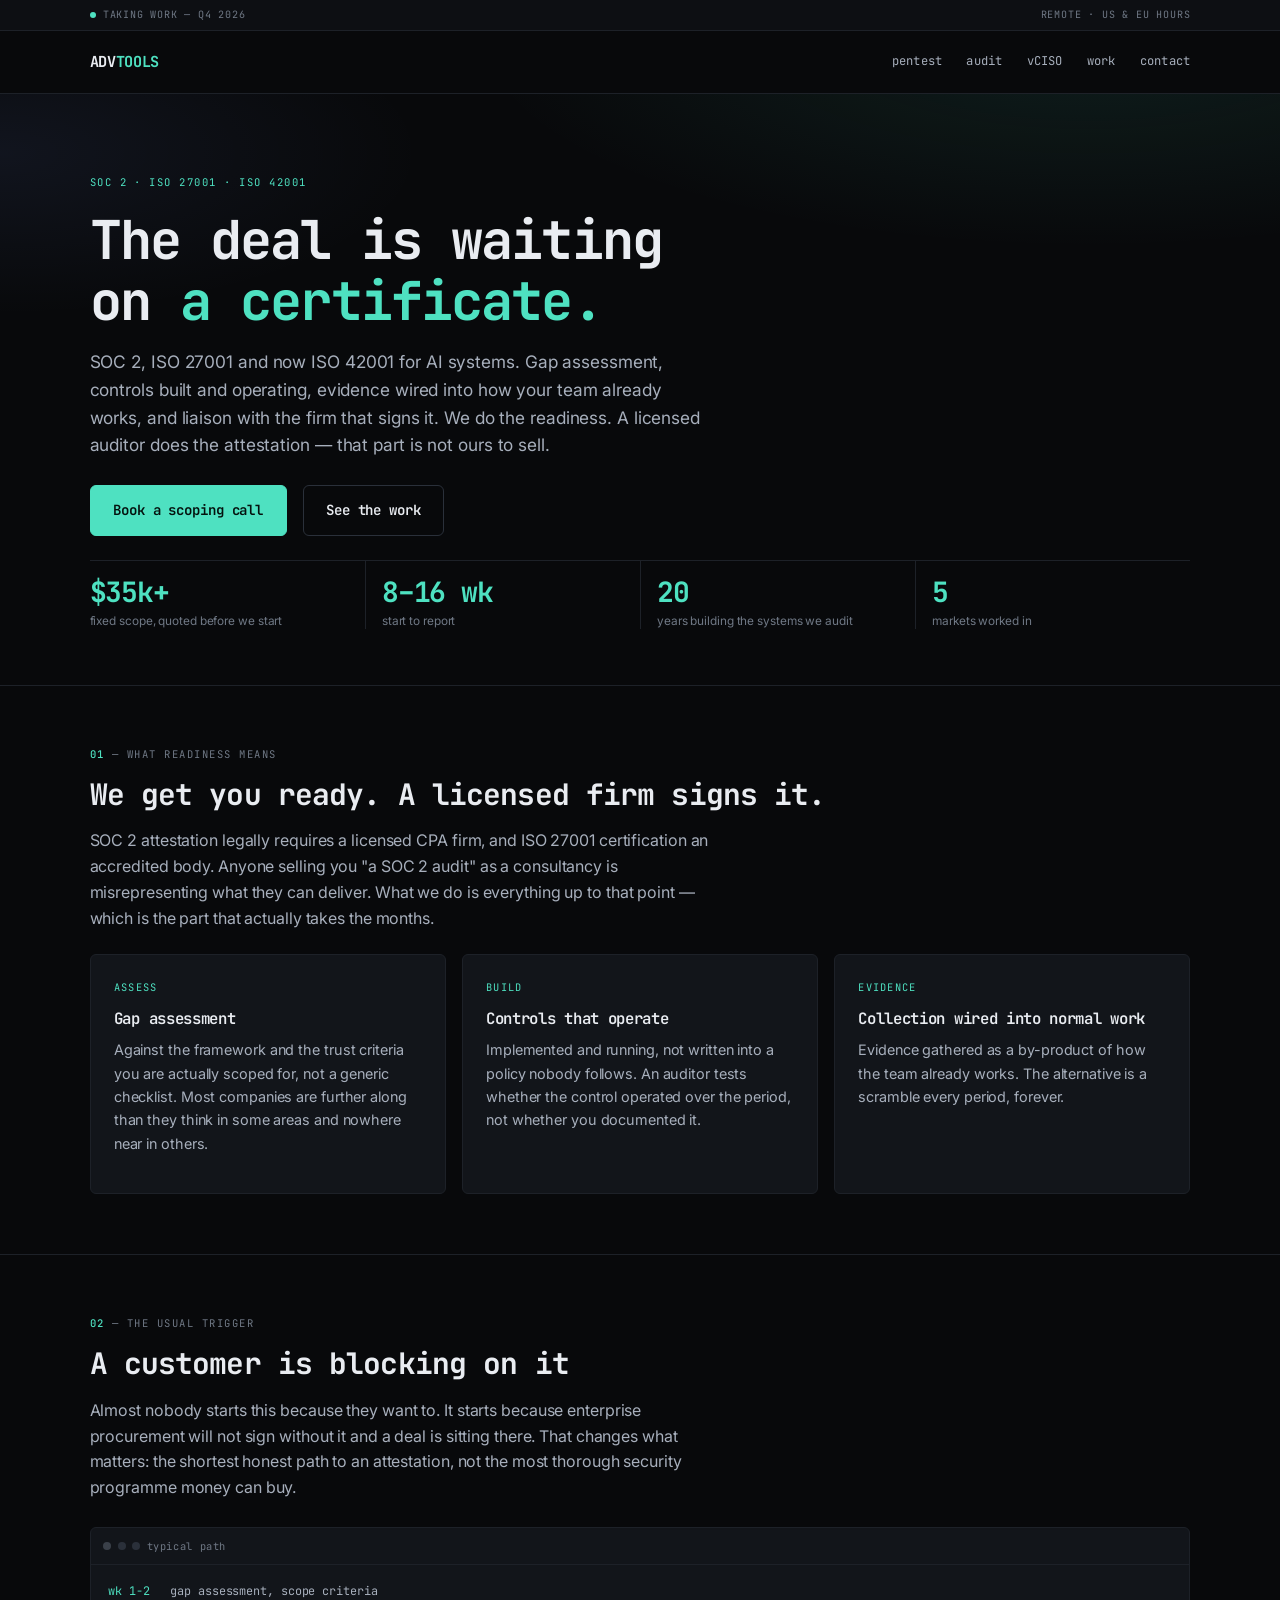
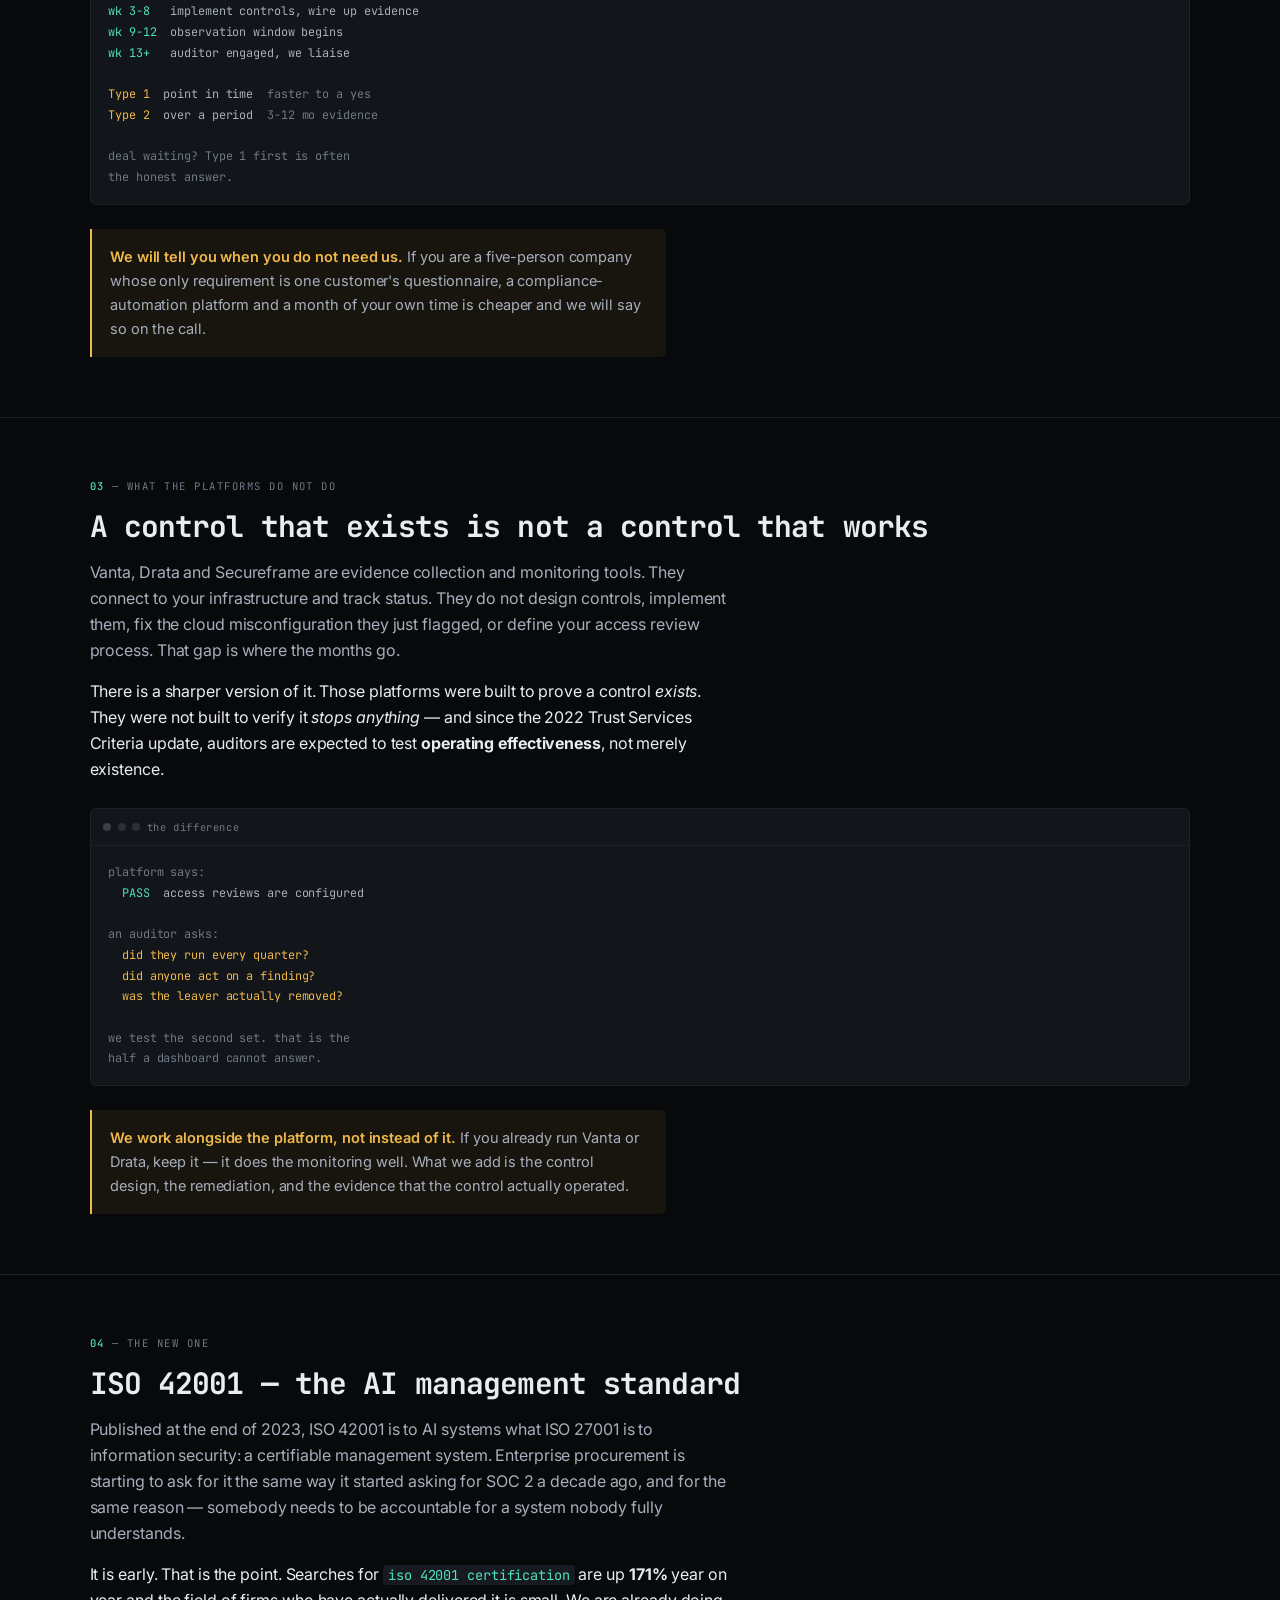
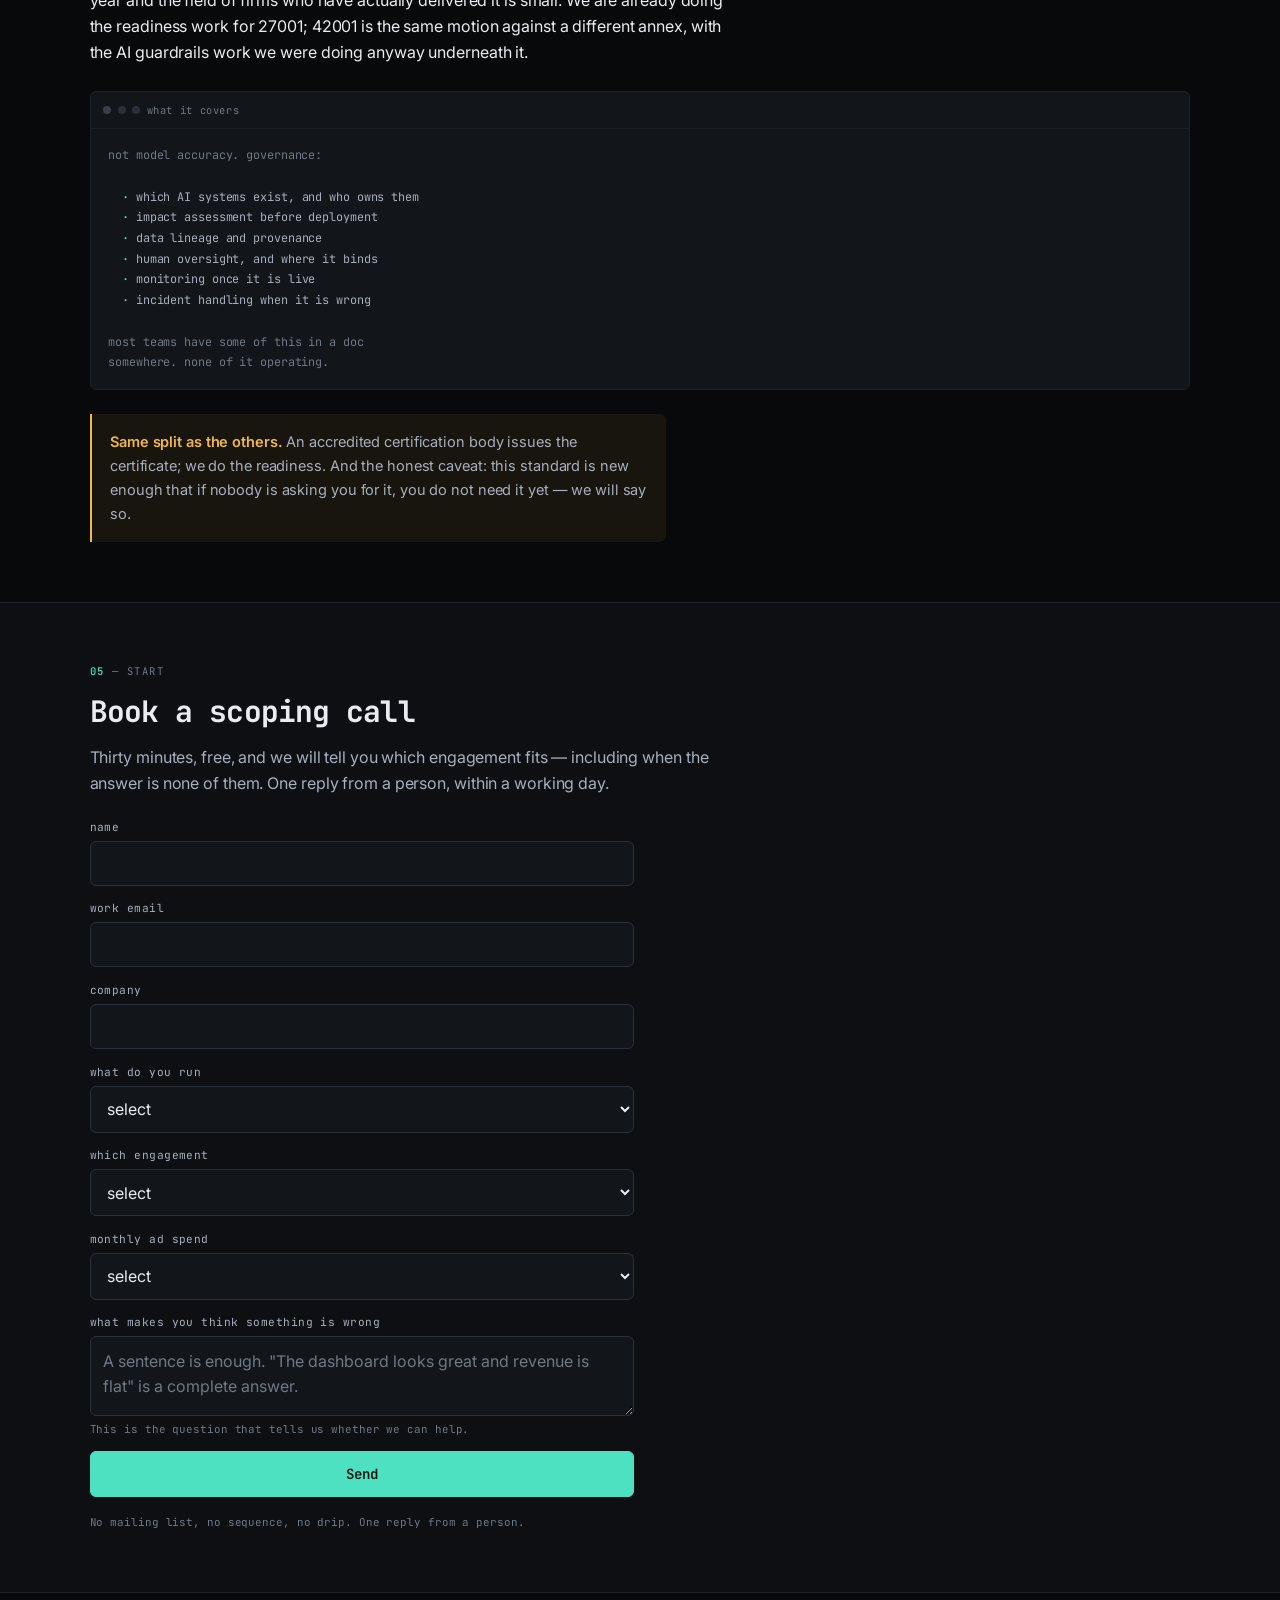
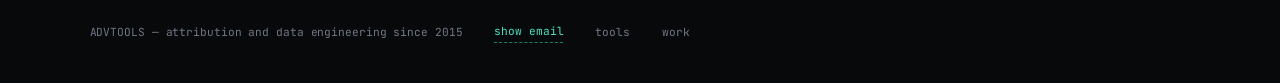
<file: soc2.html>
<!doctype html>
<html lang="en">
<head>
<meta charset="utf-8">
<meta name="viewport" content="width=device-width,initial-scale=1">
<title>SOC 2, ISO 27001 &amp; ISO 42001 Readiness — ADVTOOLS</title>
<meta name="description" content="SOC 2, ISO 27001 and ISO 42001 readiness: gap assessment, controls implemented and operating, evidence collection, auditor liaison. From $35,000.">
<link rel="canonical" href="https://new.advtools.net/soc2.html">
<meta property="og:type" content="website">
<meta property="og:site_name" content="ADVTOOLS">
<meta property="og:url" content="https://new.advtools.net/soc2.html">
<meta property="og:title" content="SOC 2, ISO 27001 &amp; ISO 42001 Readiness — ADVTOOLS">
<meta property="og:description" content="SOC 2, ISO 27001 and ISO 42001 readiness: gap assessment, controls implemented and operating, evidence collection, auditor liaison. From $35,000.">
<meta name="twitter:card" content="summary_large_image">
<meta name="twitter:title" content="SOC 2, ISO 27001 &amp; ISO 42001 Readiness — ADVTOOLS">
<meta name="twitter:description" content="SOC 2, ISO 27001 and ISO 42001 readiness: gap assessment, controls implemented and operating, evidence collection, auditor liaison. From $35,000.">
<meta name="theme-color" content="#08090B">
<link rel="stylesheet" href="assets/styles.css">
<!-- Google Ads global tag goes here before launch. Conversion fires from app.js. -->
</head>
<body>

<div class="statusbar"><div class="wrap">
  <span><span class="dot"></span>Taking work — Q4 2026</span>
  <span class="hide-sm">Remote · US &amp; EU hours</span>
</div></div>

<nav class="nav"><div class="wrap">
  <a class="logo" href="index.html">ADV<b>TOOLS</b></a>
  <div class="navlinks">
    <a href="pentest.html">pentest</a>
    <a href="security-audit.html">audit</a>
    <a href="vciso.html">vCISO</a>
    <a href="cases.html">work</a>
    <a href="#start">contact</a>
  </div>
</div></nav>

<div class="hero"><div class="wrap">
  <p class="tag">SOC 2 · ISO 27001 · ISO 42001</p>
  <h1>The deal is waiting on <em>a certificate.</em></h1>
  <p class="sub">SOC 2, ISO 27001 and now ISO 42001 for AI systems. Gap assessment, controls built and operating, evidence wired into how your team already works, and liaison with the firm that signs it. We do the readiness. A licensed auditor does the attestation — that part is not ours to sell.</p>
  <div class="cta-row">
    <a class="btn btn-primary" href="#start">Book a scoping call</a>
    <a class="btn btn-ghost" href="cases.html">See the work</a>
  </div>
  <div class="stats">
    <div class="s"><div class="n">$35k+</div><div class="k">fixed scope, quoted before we start</div></div>
    <div class="s"><div class="n">8–16 wk</div><div class="k">start to report</div></div>
    <div class="s"><div class="n">20</div><div class="k">years building the systems we audit</div></div>
    <div class="s"><div class="n">5</div><div class="k">markets worked in</div></div>
  </div>
</div></div>

<section><div class="wrap">
  <p class="slabel"><b>01</b> — what readiness means
  </p>
  <h2>We get you ready. A licensed firm signs it.</h2>
  <p class="lead">SOC 2 attestation legally requires a licensed CPA firm, and ISO 27001 certification an accredited body. Anyone selling you "a SOC 2 audit" as a consultancy is misrepresenting what they can deliver. What we do is everything up to that point — which is the part that actually takes the months.</p>
  <div class="grid">
    <div class="card">
      <div class="idx">ASSESS</div>
      <h3>Gap assessment</h3>
      <p>Against the framework and the trust criteria you are actually scoped for, not a generic checklist. Most companies are further along than they think in some areas and nowhere near in others.</p>
    </div>
    <div class="card">
      <div class="idx">BUILD</div>
      <h3>Controls that operate</h3>
      <p>Implemented and running, not written into a policy nobody follows. An auditor tests whether the control operated over the period, not whether you documented it.</p>
    </div>
    <div class="card">
      <div class="idx">EVIDENCE</div>
      <h3>Collection wired into normal work</h3>
      <p>Evidence gathered as a by-product of how the team already works. The alternative is a scramble every period, forever.</p>
    </div>
  </div>
</div></section>

<section><div class="wrap">
  <p class="slabel"><b>02</b> — the usual trigger</p>
  <h2>A customer is blocking on it</h2>
  <p class="lead">Almost nobody starts this because they want to. It starts because enterprise procurement will not sign without it and a deal is sitting there. That changes what matters: the shortest honest path to an attestation, not the most thorough security programme money can buy.</p>
  <div class="term">
    <div class="term-head"><i></i><i></i><i></i><span>typical path</span></div>
<div class="term-body"><span class="g">wk 1-2</span>   gap assessment, scope criteria
<span class="g">wk 3-8</span>   implement controls, wire up evidence
<span class="g">wk 9-12</span>  observation window begins
<span class="g">wk 13+</span>   auditor engaged, we liaise

<span class="y">Type 1</span>  point in time  <span class="c">faster to a yes</span>
<span class="y">Type 2</span>  over a period  <span class="c">3-12 mo evidence</span>

<span class="c">deal waiting? Type 1 first is often</span>
<span class="c">the honest answer.</span>
</div>
  </div>
  <div class="independence" style="margin-top:1.5rem">
    <b>We will tell you when you do not need us.</b> If you are a five-person company whose only requirement is one customer's questionnaire, a compliance-automation platform and a month of your own time is cheaper and we will say so on the call.
  </div>
</div></section>

<section><div class="wrap">
  <p class="slabel"><b>03</b> — what the platforms do not do</p>
  <h2>A control that exists is not a control that works</h2>
  <p class="lead">Vanta, Drata and Secureframe are evidence collection and monitoring tools. They connect to your infrastructure and track status. They do not design controls, implement them, fix the cloud misconfiguration they just flagged, or define your access review process. That gap is where the months go.</p>
  <p>There is a sharper version of it. Those platforms were built to prove a control <em>exists</em>. They were not built to verify it <em>stops anything</em> — and since the 2022 Trust Services Criteria update, auditors are expected to test <strong>operating effectiveness</strong>, not merely existence.</p>
  <div class="term">
    <div class="term-head"><i></i><i></i><i></i><span>the difference</span></div>
<div class="term-body"><span class="c">platform says:</span>
  <span class="g">PASS</span>  access reviews are configured

<span class="c">an auditor asks:</span>
  <span class="y">did they run every quarter?</span>
  <span class="y">did anyone act on a finding?</span>
  <span class="y">was the leaver actually removed?</span>

<span class="c">we test the second set. that is the</span>
<span class="c">half a dashboard cannot answer.</span>
</div>
  </div>
  <div class="independence" style="margin-top:1.5rem">
    <b>We work alongside the platform, not instead of it.</b> If you already run Vanta or Drata, keep it — it does the monitoring well. What we add is the control design, the remediation, and the evidence that the control actually operated.
  </div>
</div></section>

<section><div class="wrap">
  <p class="slabel"><b>04</b> — the new one</p>
  <h2>ISO 42001 — the AI management standard</h2>
  <p class="lead">Published at the end of 2023, ISO 42001 is to AI systems what ISO 27001 is to information security: a certifiable management system. Enterprise procurement is starting to ask for it the same way it started asking for SOC 2 a decade ago, and for the same reason — somebody needs to be accountable for a system nobody fully understands.</p>
  <p>It is early. That is the point. Searches for <code>iso 42001 certification</code> are up <strong>171%</strong> year on year and the field of firms who have actually delivered it is small. We are already doing the readiness work for 27001; 42001 is the same motion against a different annex, with the AI guardrails work we were doing anyway underneath it.</p>
  <div class="term">
    <div class="term-head"><i></i><i></i><i></i><span>what it covers</span></div>
<div class="term-body"><span class="c">not model accuracy. governance:</span>

  <span class="g">·</span> which AI systems exist, and who owns them
  <span class="g">·</span> impact assessment before deployment
  <span class="g">·</span> data lineage and provenance
  <span class="g">·</span> human oversight, and where it binds
  <span class="g">·</span> monitoring once it is live
  <span class="g">·</span> incident handling when it is wrong

<span class="c">most teams have some of this in a doc</span>
<span class="c">somewhere. none of it operating.</span>
</div>
  </div>
  <div class="independence" style="margin-top:1.5rem">
    <b>Same split as the others.</b> An accredited certification body issues the certificate; we do the readiness. And the honest caveat: this standard is new enough that if nobody is asking you for it, you do not need it yet — we will say so.
  </div>
</div></section>

<section class="formzone" id="start"><div class="wrap">
  <p class="slabel"><b>05</b> — start</p>
  <h2>Book a scoping call</h2>
  <p class="lead">Thirty minutes, free, and we will tell you which engagement fits — including when the answer is none of them. One reply from a person, within a working day.</p>

  <form data-kit novalidate>
    <div class="field">
      <label for="name">name</label>
      <input id="name" name="name" type="text" required autocomplete="name">
    </div>
    <div class="field">
      <label for="email">work email</label>
      <input id="email" name="email" type="email" required autocomplete="email">
    </div>
    <div class="field">
      <label for="company">company</label>
      <input id="company" name="company" type="text" required autocomplete="organization">
    </div>
    <div class="field">
      <label for="vertical">what do you run</label>
      <select id="vertical" name="vertical" required>
        <option value="">select</option>
        <option>OTA or booking platform</option>
        <option>Hotel or accommodation group</option>
        <option>Tour or activity operator</option>
        <option>EdTech or online school</option>
        <option>Ecommerce or marketplace</option>
        <option>B2B SaaS</option>
        <option>Something else</option>
      </select>
    </div>
    <div class="field">
      <label for="service">which engagement</label>
      <select id="service" name="service" required>
        <option value="">select</option>
        <option>Penetration testing</option>
        <option>SOC 2 / ISO 27001 readiness</option>
        <option>Security &amp; SSDLC audit</option>
        <option>Google &amp; Bing campaign audit</option>
        <option>Something else / crisis</option>
        <option>Not sure — help me pick</option>
      </select>
    </div>
    <div class="field">
      <label for="monthly_spend">monthly ad spend</label>
      <select id="monthly_spend" name="monthly_spend" required>
        <option value="">select</option>
        <option>Under $10k</option>
        <option>$10k–50k</option>
        <option>$50k–250k</option>
        <option>Over $250k</option>
        <option>Not running paid</option>
      </select>
    </div>
    <div class="field">
      <label for="note">what makes you think something is wrong</label>
      <textarea id="note" name="note" required placeholder="A sentence is enough. &quot;The dashboard looks great and revenue is flat&quot; is a complete answer."></textarea>
      <span class="hint">This is the question that tells us whether we can help.</span>
    </div>
    <button class="btn btn-primary" type="submit">Send</button>
    <p class="formnote">No mailing list, no sequence, no drip. One reply from a person.</p>
  </form>

  <div class="msg ok"><b>Got it.</b><br>We will read it properly and reply within one working day, from a person rather than an autoresponder. If it is urgent, <button type="button" class="contactbtn" data-contact>show email</button> and put "urgent" in the subject line.<noscript><span class="contact-nojs">use the form on the <a href="index.html#start">services page</a></span></noscript></div>
  <div class="msg err"></div>
</div></section>

<footer><div class="wrap row">
  <span>ADVTOOLS — attribution and data engineering since 2015</span>
  <button type="button" class="contactbtn" data-contact>show email</button><noscript><span class="contact-nojs">use the form on the <a href="index.html#start">services page</a></span></noscript>
  <a href="tools.html">tools</a>
  <a href="cases.html">work</a>
</div></footer>

<script src="assets/app.js"></script>
<script src="assets/mail.js"></script>
</body>
</html>
</file>
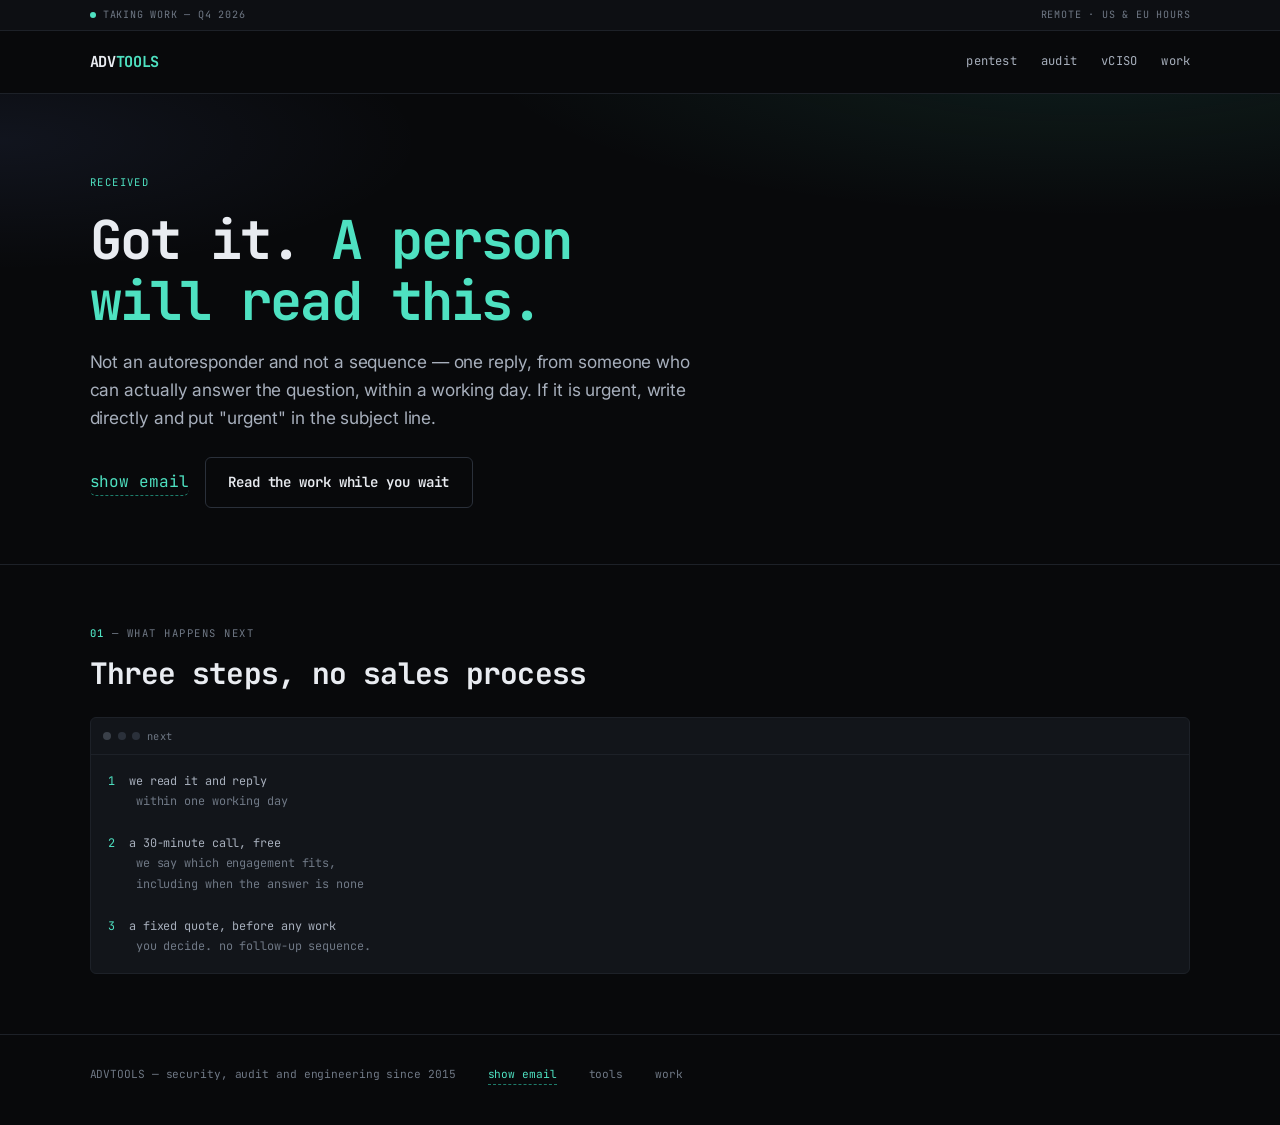
<file: thanks.html>
<!doctype html>
<html lang="en">
<head>
<meta charset="utf-8">
<meta name="viewport" content="width=device-width,initial-scale=1">
<title>Thank you — ADVTOOLS</title>
<meta name="robots" content="noindex,nofollow">
<meta name="theme-color" content="#08090B">
<link rel="stylesheet" href="assets/styles.css">
<!-- Google Ads global tag goes here before launch. This URL is the conversion
     destination and the remarketing CONVERTER audience (used as an exclusion). -->
</head>
<body>

<div class="statusbar"><div class="wrap">
  <span><span class="dot"></span>Taking work — Q4 2026</span>
  <span class="hide-sm">Remote · US &amp; EU hours</span>
</div></div>

<nav class="nav"><div class="wrap">
  <a class="logo" href="index.html">ADV<b>TOOLS</b></a>
  <div class="navlinks">
    <a href="pentest.html">pentest</a>
    <a href="security-audit.html">audit</a>
    <a href="vciso.html">vCISO</a>
    <a href="cases.html">work</a>
  </div>
</div></nav>

<div class="hero"><div class="wrap">
  <p class="tag">Received</p>
  <h1>Got it. <em>A person will read this.</em></h1>
  <p class="sub">Not an autoresponder and not a sequence — one reply, from someone who can actually answer the question, within a working day. If it is urgent, write directly and put "urgent" in the subject line.</p>
  <div class="cta-row">
    <button type="button" class="btn btn-ghost contactbtn" data-contact>show email</button>
    <a class="btn btn-ghost" href="cases.html">Read the work while you wait</a>
  </div>
</div></div>

<section><div class="wrap">
  <p class="slabel"><b>01</b> — what happens next</p>
  <h2>Three steps, no sales process</h2>
  <div class="term">
    <div class="term-head"><i></i><i></i><i></i><span>next</span></div>
<div class="term-body"><span class="g">1</span>  we read it and reply
    <span class="c">within one working day</span>

<span class="g">2</span>  a 30-minute call, free
    <span class="c">we say which engagement fits,</span>
    <span class="c">including when the answer is none</span>

<span class="g">3</span>  a fixed quote, before any work
    <span class="c">you decide. no follow-up sequence.</span>
</div>
  </div>
</div></section>

<footer><div class="wrap row">
  <span>ADVTOOLS — security, audit and engineering since 2015</span>
  <button type="button" class="contactbtn" data-contact>show email</button><noscript><span class="contact-nojs">use the form on the <a href="index.html#start">services page</a></span></noscript>
  <a href="tools.html">tools</a>
  <a href="cases.html">work</a>
</div></footer>

<script src="assets/mail.js"></script>
<script src="assets/app.js"></script>
</body>
</html>
</file>
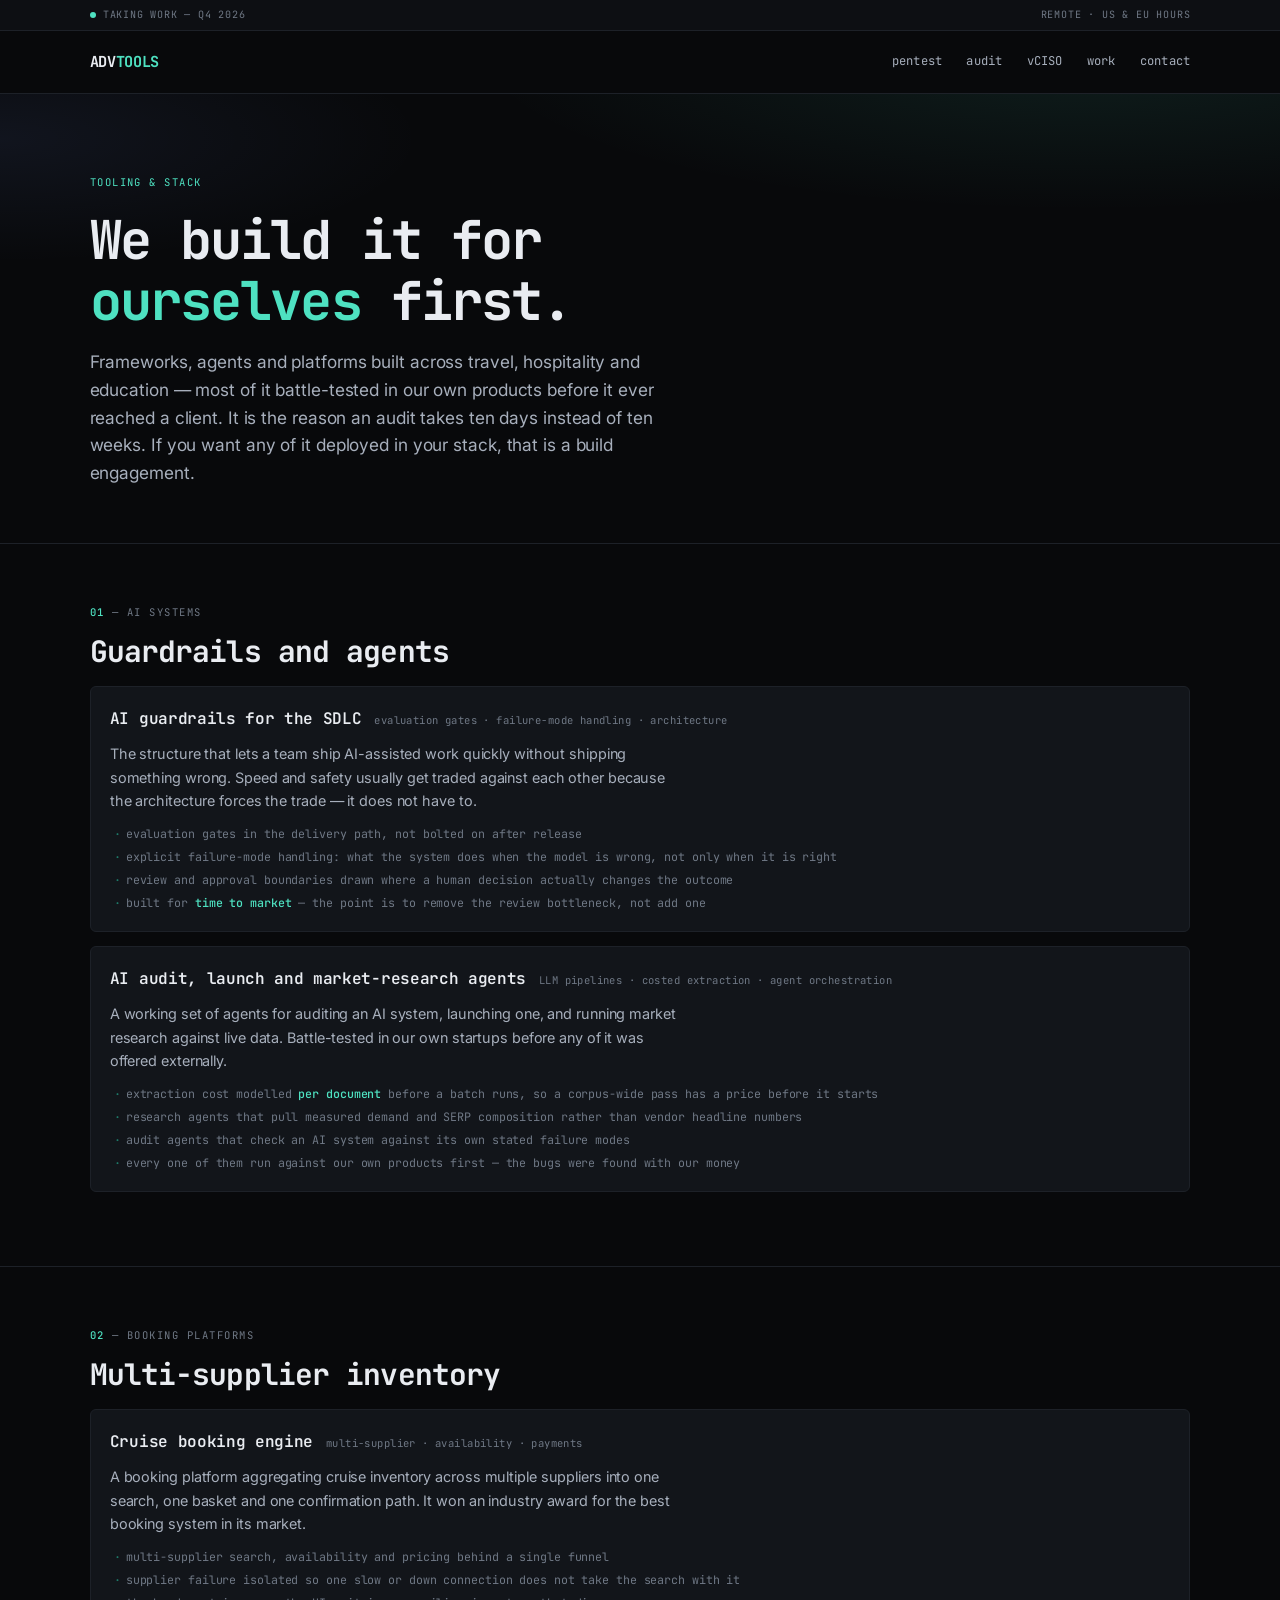
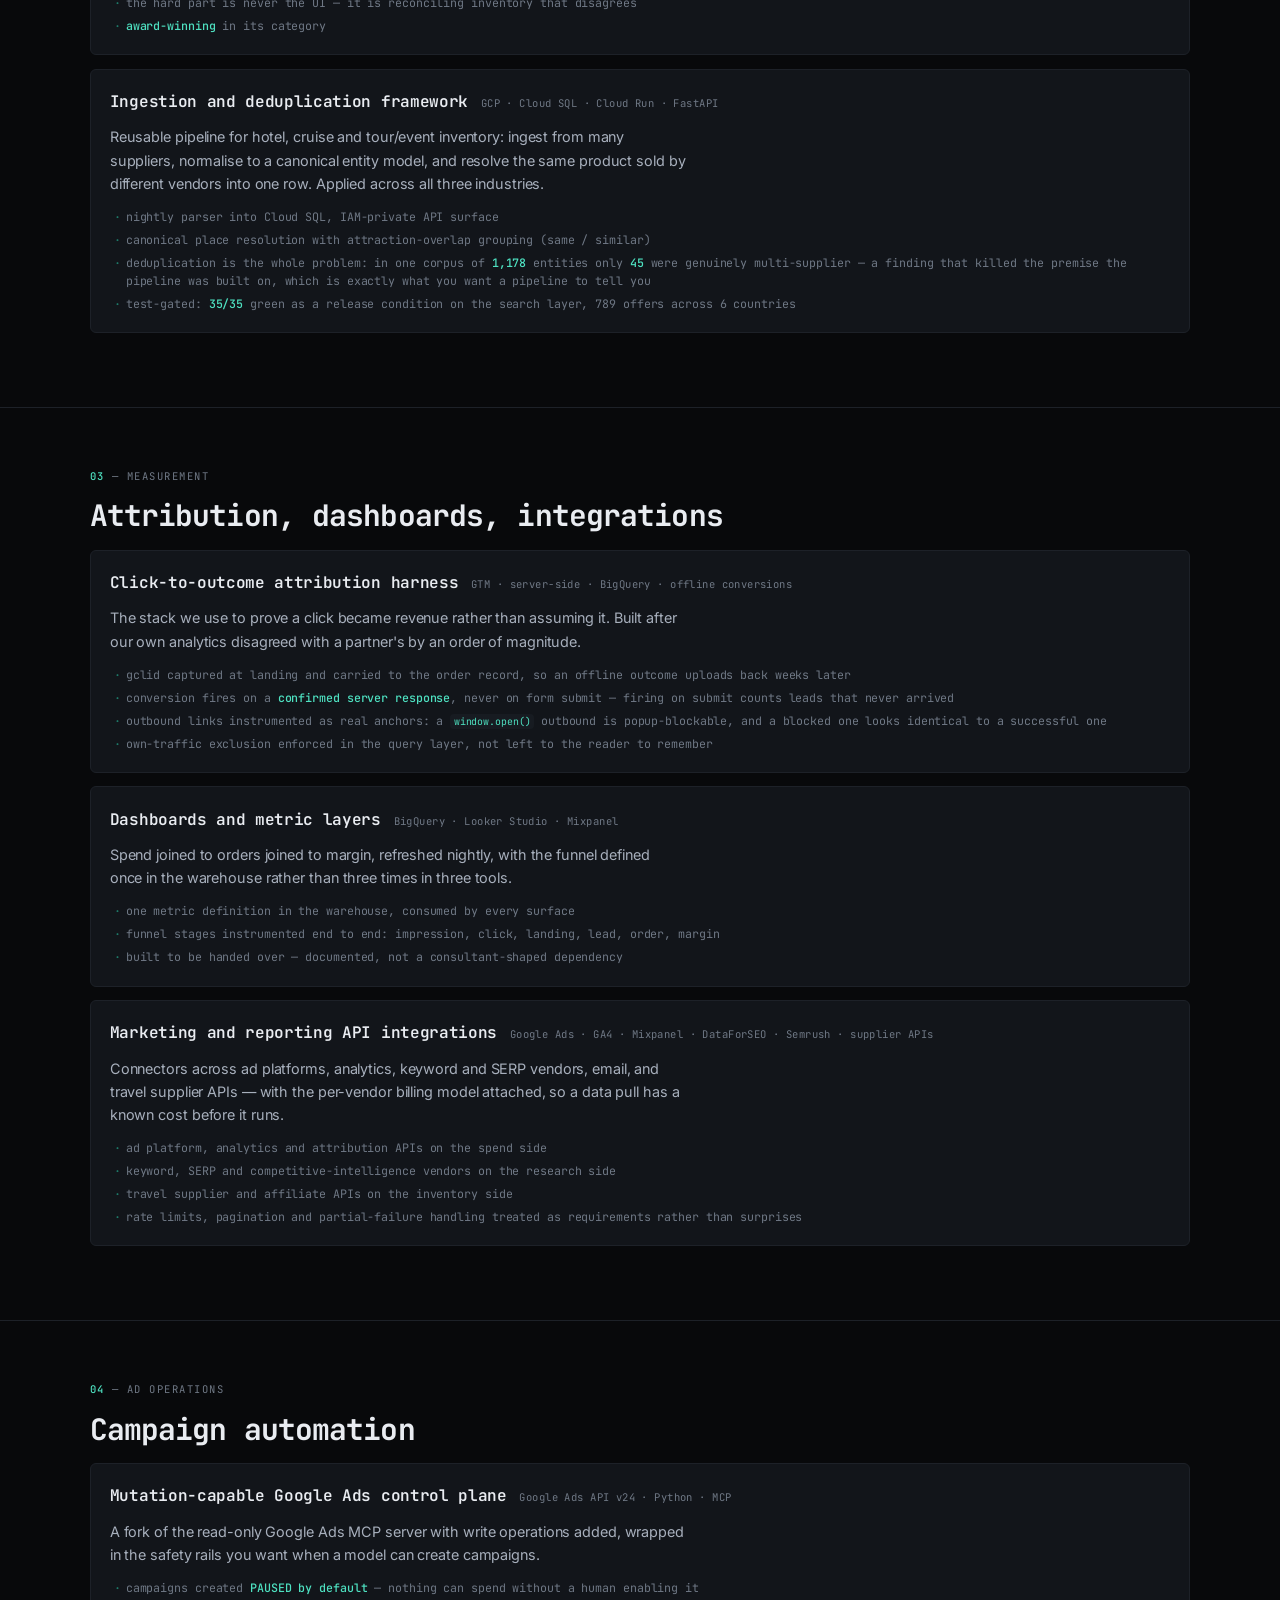
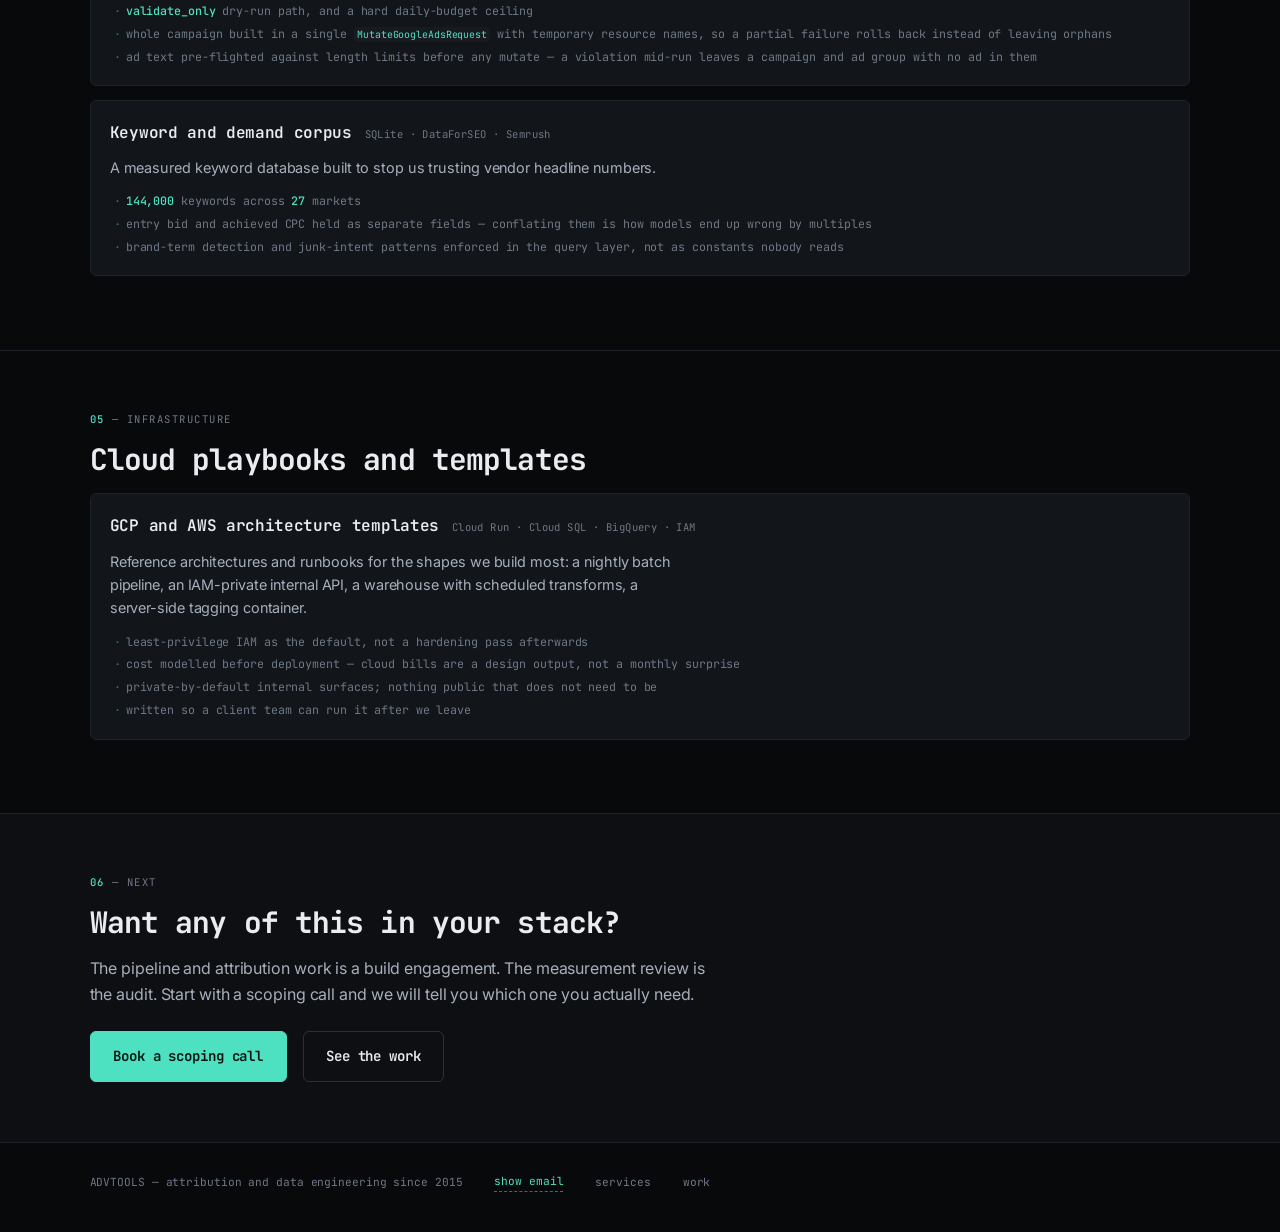
<file: tools.html>
<!doctype html>
<html lang="en">
<head>
<meta charset="utf-8">
<meta name="viewport" content="width=device-width,initial-scale=1">
<title>ADVTOOLS — Internal tools</title>
<meta name="description" content="The data and ad-ops tooling we built for our own operations: keyword corpus, cross-supplier inventory pipeline, mutation-capable Google Ads automation, attribution harness.">
<link rel="canonical" href="https://new.advtools.net/tools.html">
<meta property="og:type" content="website">
<meta property="og:site_name" content="ADVTOOLS">
<meta property="og:url" content="https://new.advtools.net/tools.html">
<meta property="og:title" content="ADVTOOLS — Internal tools">
<meta property="og:description" content="The data and ad-ops tooling we built for our own operations: keyword corpus, inventory pipeline, Google Ads automation, attribution harness.">
<meta name="twitter:card" content="summary_large_image">
<meta name="twitter:title" content="ADVTOOLS — Internal tools">
<meta name="twitter:description" content="The data and ad-ops tooling we built for our own operations: keyword corpus, inventory pipeline, Google Ads automation, attribution harness.">
<meta name="theme-color" content="#08090B">
<link rel="stylesheet" href="assets/styles.css">
</head>
<body>

<div class="statusbar"><div class="wrap">
  <span><span class="dot"></span>Taking work — Q4 2026</span>
  <span class="hide-sm">Remote · US &amp; EU hours</span>
</div></div>

<nav class="nav"><div class="wrap">
  <a class="logo" href="index.html">ADV<b>TOOLS</b></a>
  <div class="navlinks">
    <a href="pentest.html">pentest</a>
    <a href="security-audit.html">audit</a>
    <a href="vciso.html">vCISO</a>
    <a href="cases.html">work</a>
    <a href="#start">contact</a>
  </div>
</div></nav>

<div class="hero"><div class="wrap">
  <p class="tag">Tooling &amp; stack</p>
  <h1>We build it for <em>ourselves</em> first.</h1>
  <p class="sub">Frameworks, agents and platforms built across travel, hospitality and education — most of it battle-tested in our own products before it ever reached a client. It is the reason an audit takes ten days instead of ten weeks. If you want any of it deployed in your stack, that is a build engagement.</p>
</div></div>

<section><div class="wrap">
  <p class="slabel"><b>01</b> — AI systems</p>
  <h2>Guardrails and agents</h2>

  <div class="tool">
    <div class="hdr"><h3>AI guardrails for the SDLC</h3><span class="stack">evaluation gates · failure-mode handling · architecture</span></div>
    <p>The structure that lets a team ship AI-assisted work quickly without shipping something wrong. Speed and safety usually get traded against each other because the architecture forces the trade — it does not have to.</p>
    <div class="facts">
      <div>evaluation gates in the delivery path, not bolted on after release</div>
      <div>explicit failure-mode handling: what the system does when the model is wrong, not only when it is right</div>
      <div>review and approval boundaries drawn where a human decision actually changes the outcome</div>
      <div>built for <b>time to market</b> — the point is to remove the review bottleneck, not add one</div>
    </div>
  </div>

  <div class="tool">
    <div class="hdr"><h3>AI audit, launch and market-research agents</h3><span class="stack">LLM pipelines · costed extraction · agent orchestration</span></div>
    <p>A working set of agents for auditing an AI system, launching one, and running market research against live data. Battle-tested in our own startups before any of it was offered externally.</p>
    <div class="facts">
      <div>extraction cost modelled <b>per document</b> before a batch runs, so a corpus-wide pass has a price before it starts</div>
      <div>research agents that pull measured demand and SERP composition rather than vendor headline numbers</div>
      <div>audit agents that check an AI system against its own stated failure modes</div>
      <div>every one of them run against our own products first — the bugs were found with our money</div>
    </div>
  </div>
</div></section>

<section><div class="wrap">
  <p class="slabel"><b>02</b> — booking platforms</p>
  <h2>Multi-supplier inventory</h2>

  <div class="tool">
    <div class="hdr"><h3>Cruise booking engine</h3><span class="stack">multi-supplier · availability · payments</span></div>
    <p>A booking platform aggregating cruise inventory across multiple suppliers into one search, one basket and one confirmation path. It won an industry award for the best booking system in its market.</p>
    <div class="facts">
      <div>multi-supplier search, availability and pricing behind a single funnel</div>
      <div>supplier failure isolated so one slow or down connection does not take the search with it</div>
      <div>the hard part is never the UI — it is reconciling inventory that disagrees</div>
      <div><b>award-winning</b> in its category</div>
    </div>
  </div>

  <div class="tool">
    <div class="hdr"><h3>Ingestion and deduplication framework</h3><span class="stack">GCP · Cloud SQL · Cloud Run · FastAPI</span></div>
    <p>Reusable pipeline for hotel, cruise and tour/event inventory: ingest from many suppliers, normalise to a canonical entity model, and resolve the same product sold by different vendors into one row. Applied across all three industries.</p>
    <div class="facts">
      <div>nightly parser into Cloud SQL, IAM-private API surface</div>
      <div>canonical place resolution with attraction-overlap grouping (same / similar)</div>
      <div>deduplication is the whole problem: in one corpus of <b>1,178</b> entities only <b>45</b> were genuinely multi-supplier — a finding that killed the premise the pipeline was built on, which is exactly what you want a pipeline to tell you</div>
      <div>test-gated: <b>35/35</b> green as a release condition on the search layer, 789 offers across 6 countries</div>
    </div>
  </div>
</div></section>

<section><div class="wrap">
  <p class="slabel"><b>03</b> — measurement</p>
  <h2>Attribution, dashboards, integrations</h2>

  <div class="tool">
    <div class="hdr"><h3>Click-to-outcome attribution harness</h3><span class="stack">GTM · server-side · BigQuery · offline conversions</span></div>
    <p>The stack we use to prove a click became revenue rather than assuming it. Built after our own analytics disagreed with a partner's by an order of magnitude.</p>
    <div class="facts">
      <div>gclid captured at landing and carried to the order record, so an offline outcome uploads back weeks later</div>
      <div>conversion fires on a <b>confirmed server response</b>, never on form submit — firing on submit counts leads that never arrived</div>
      <div>outbound links instrumented as real anchors: a <code>window.open()</code> outbound is popup-blockable, and a blocked one looks identical to a successful one</div>
      <div>own-traffic exclusion enforced in the query layer, not left to the reader to remember</div>
    </div>
  </div>

  <div class="tool">
    <div class="hdr"><h3>Dashboards and metric layers</h3><span class="stack">BigQuery · Looker Studio · Mixpanel</span></div>
    <p>Spend joined to orders joined to margin, refreshed nightly, with the funnel defined once in the warehouse rather than three times in three tools.</p>
    <div class="facts">
      <div>one metric definition in the warehouse, consumed by every surface</div>
      <div>funnel stages instrumented end to end: impression, click, landing, lead, order, margin</div>
      <div>built to be handed over — documented, not a consultant-shaped dependency</div>
    </div>
  </div>

  <div class="tool">
    <div class="hdr"><h3>Marketing and reporting API integrations</h3><span class="stack">Google Ads · GA4 · Mixpanel · DataForSEO · Semrush · supplier APIs</span></div>
    <p>Connectors across ad platforms, analytics, keyword and SERP vendors, email, and travel supplier APIs — with the per-vendor billing model attached, so a data pull has a known cost before it runs.</p>
    <div class="facts">
      <div>ad platform, analytics and attribution APIs on the spend side</div>
      <div>keyword, SERP and competitive-intelligence vendors on the research side</div>
      <div>travel supplier and affiliate APIs on the inventory side</div>
      <div>rate limits, pagination and partial-failure handling treated as requirements rather than surprises</div>
    </div>
  </div>
</div></section>

<section><div class="wrap">
  <p class="slabel"><b>04</b> — ad operations</p>
  <h2>Campaign automation</h2>

  <div class="tool">
    <div class="hdr"><h3>Mutation-capable Google Ads control plane</h3><span class="stack">Google Ads API v24 · Python · MCP</span></div>
    <p>A fork of the read-only Google Ads MCP server with write operations added, wrapped in the safety rails you want when a model can create campaigns.</p>
    <div class="facts">
      <div>campaigns created <b>PAUSED by default</b> — nothing can spend without a human enabling it</div>
      <div><b>validate_only</b> dry-run path, and a hard daily-budget ceiling</div>
      <div>whole campaign built in a single <code>MutateGoogleAdsRequest</code> with temporary resource names, so a partial failure rolls back instead of leaving orphans</div>
      <div>ad text pre-flighted against length limits before any mutate — a violation mid-run leaves a campaign and ad group with no ad in them</div>
    </div>
  </div>

  <div class="tool">
    <div class="hdr"><h3>Keyword and demand corpus</h3><span class="stack">SQLite · DataForSEO · Semrush</span></div>
    <p>A measured keyword database built to stop us trusting vendor headline numbers.</p>
    <div class="facts">
      <div><b>144,000</b> keywords across <b>27</b> markets</div>
      <div>entry bid and achieved CPC held as separate fields — conflating them is how models end up wrong by multiples</div>
      <div>brand-term detection and junk-intent patterns enforced in the query layer, not as constants nobody reads</div>
    </div>
  </div>
</div></section>

<section><div class="wrap">
  <p class="slabel"><b>05</b> — infrastructure</p>
  <h2>Cloud playbooks and templates</h2>

  <div class="tool">
    <div class="hdr"><h3>GCP and AWS architecture templates</h3><span class="stack">Cloud Run · Cloud SQL · BigQuery · IAM</span></div>
    <p>Reference architectures and runbooks for the shapes we build most: a nightly batch pipeline, an IAM-private internal API, a warehouse with scheduled transforms, a server-side tagging container.</p>
    <div class="facts">
      <div>least-privilege IAM as the default, not a hardening pass afterwards</div>
      <div>cost modelled before deployment — cloud bills are a design output, not a monthly surprise</div>
      <div>private-by-default internal surfaces; nothing public that does not need to be</div>
      <div>written so a client team can run it after we leave</div>
    </div>
  </div>
</div></section>

<section class="formzone"><div class="wrap">
  <p class="slabel"><b>06</b> — next</p>
  <h2>Want any of this in your stack?</h2>
  <p class="lead">The pipeline and attribution work is a build engagement. The measurement review is the audit. Start with a scoping call and we will tell you which one you actually need.</p>
  <div class="cta-row" style="margin-top:1.4rem">
    <a class="btn btn-primary" href="index.html#start">Book a scoping call</a>
    <a class="btn btn-ghost" href="cases.html">See the work</a>
  </div>
</div></section>

<footer><div class="wrap row">
  <span>ADVTOOLS — attribution and data engineering since 2015</span>
  <button type="button" class="contactbtn" data-contact>show email</button><noscript><span class="contact-nojs">use the form on the <a href="index.html#start">services page</a></span></noscript>
  <a href="index.html">services</a>
  <a href="cases.html">work</a>
</div></footer>

<script src="assets/app.js"></script>
<script src="assets/mail.js"></script>
</body>
</html>
</file>
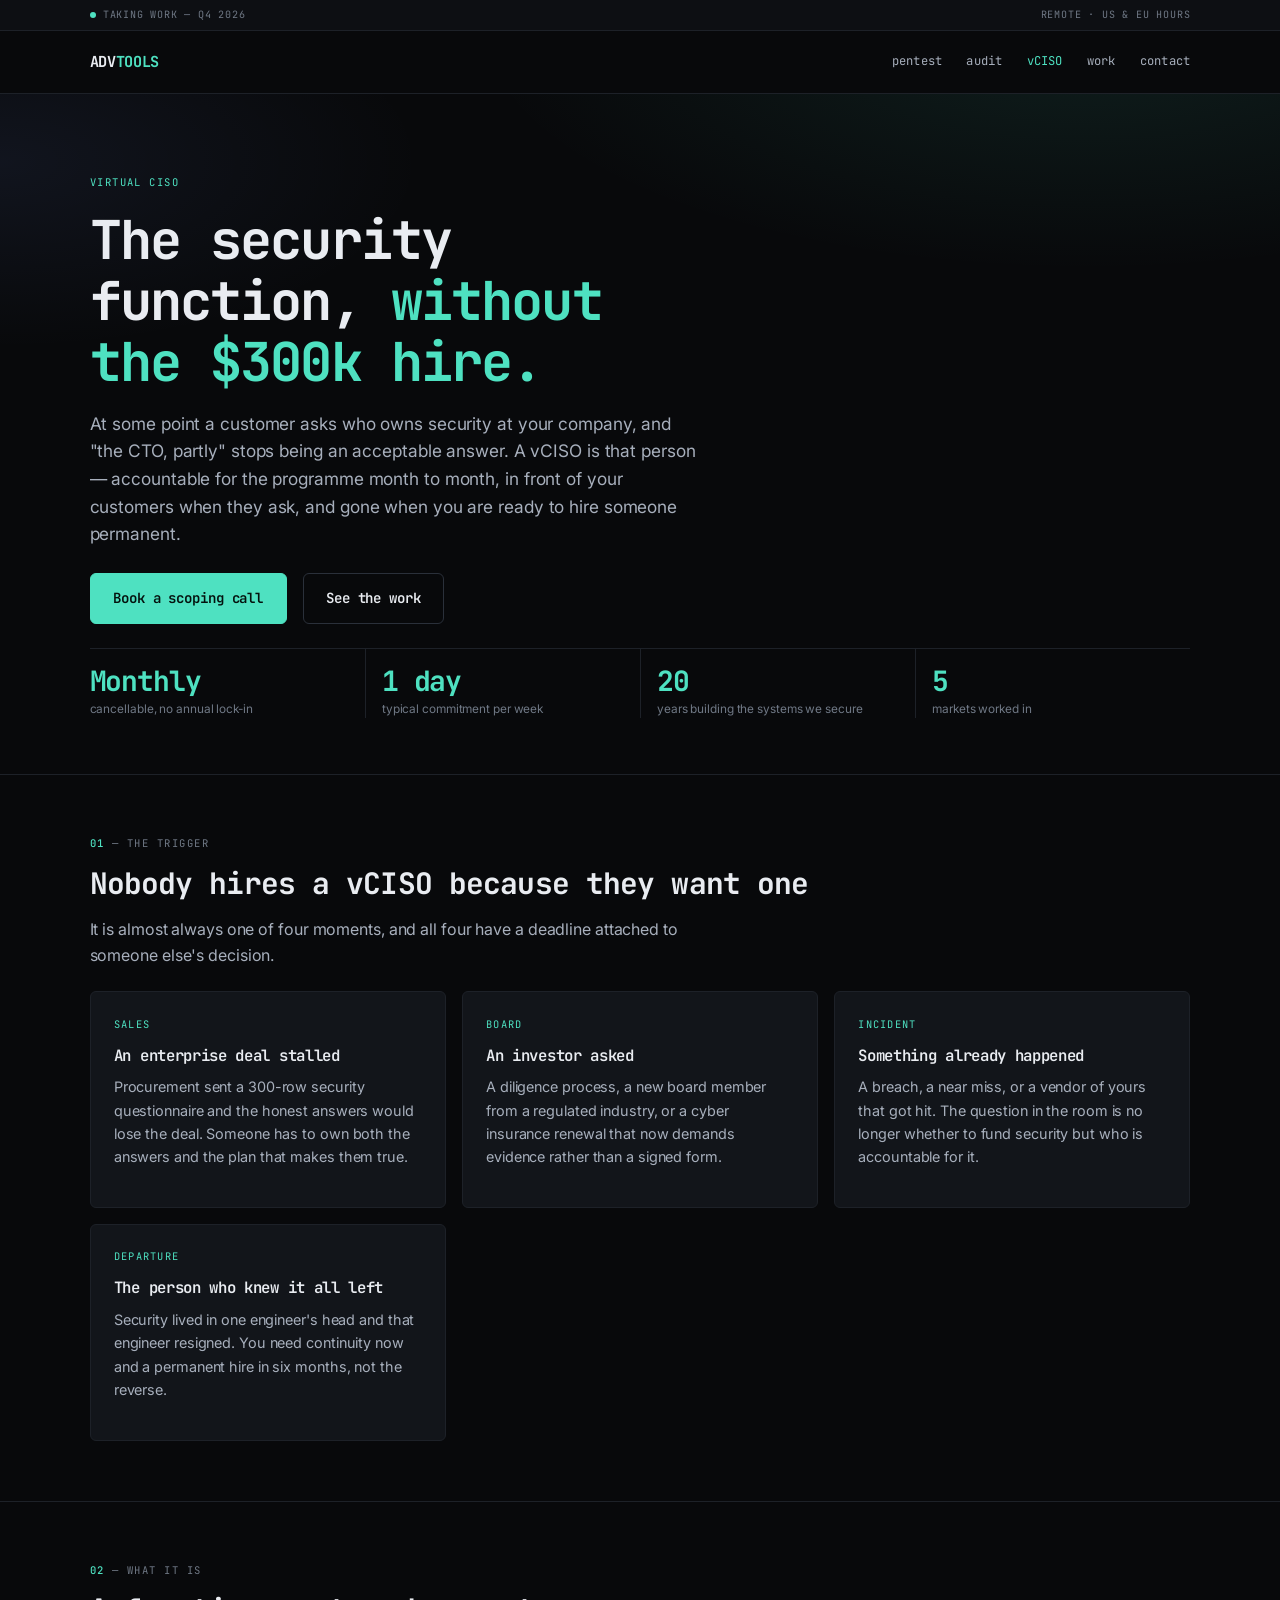
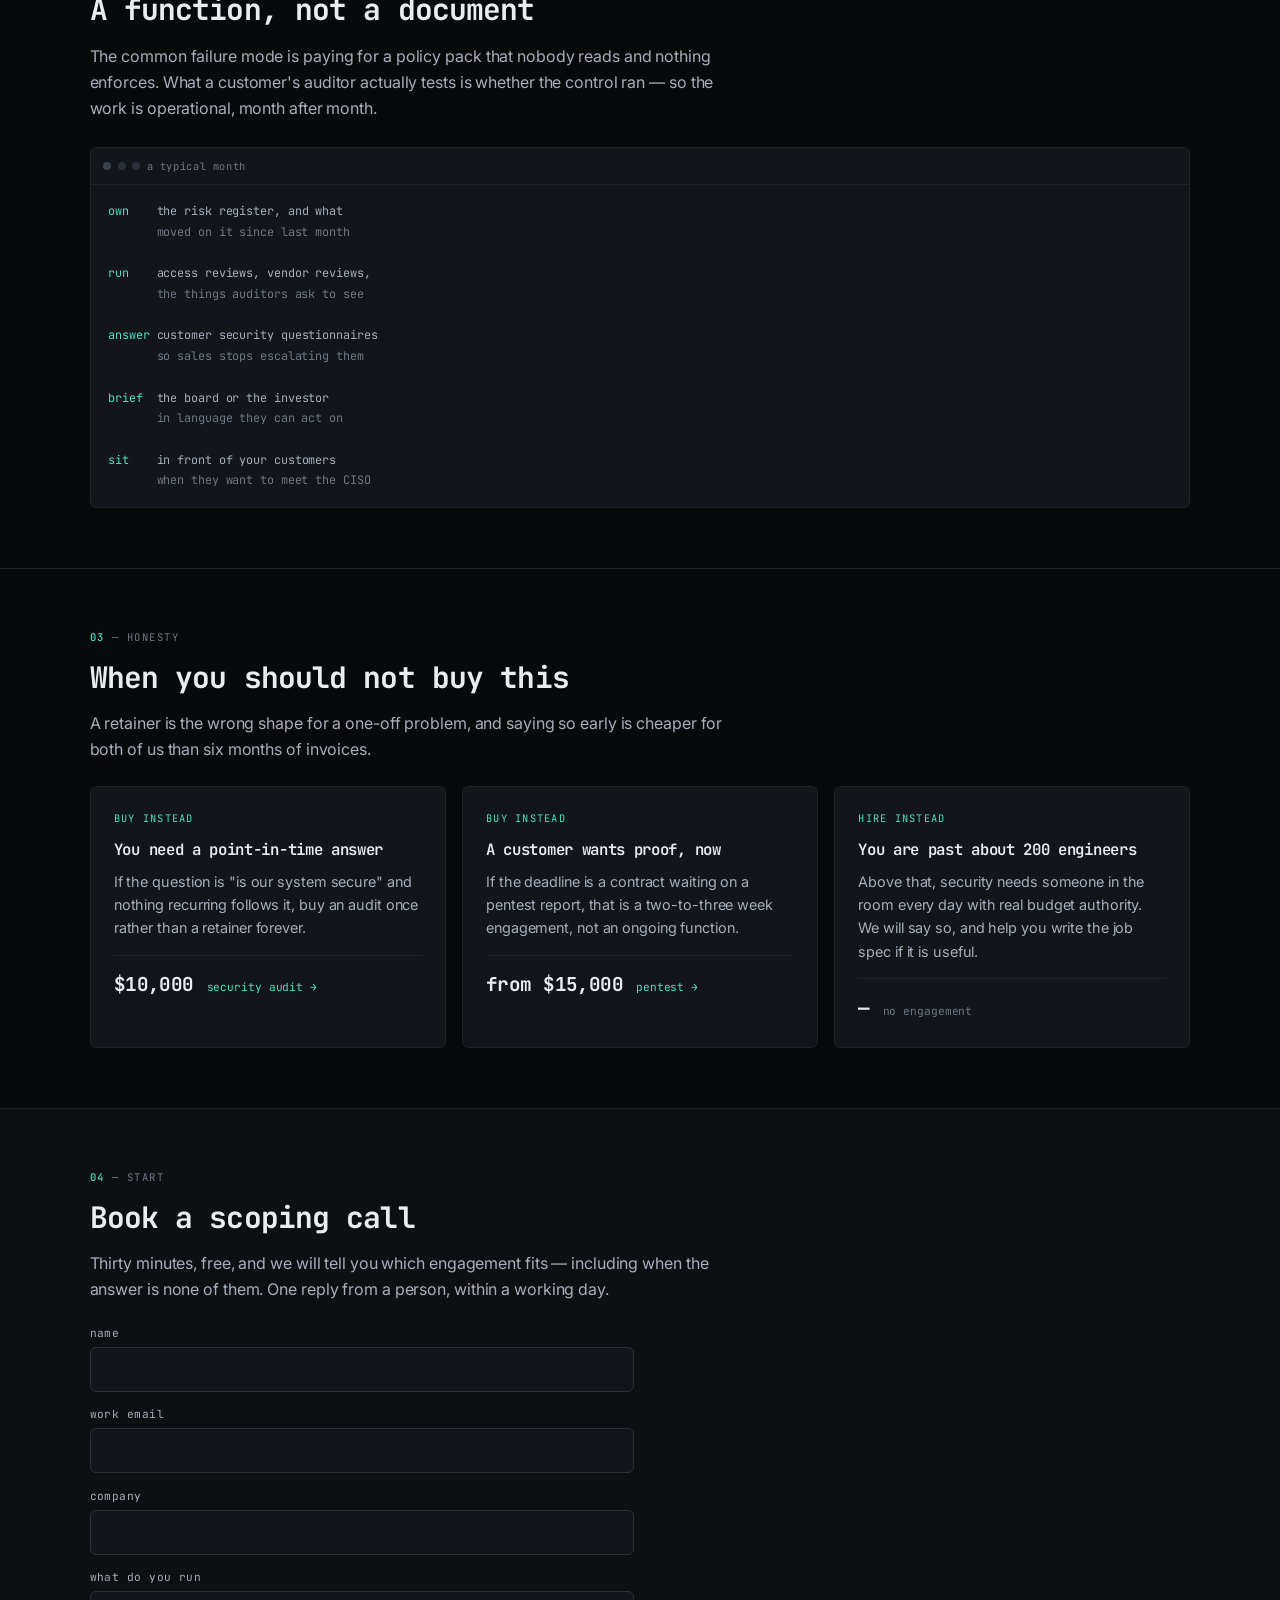
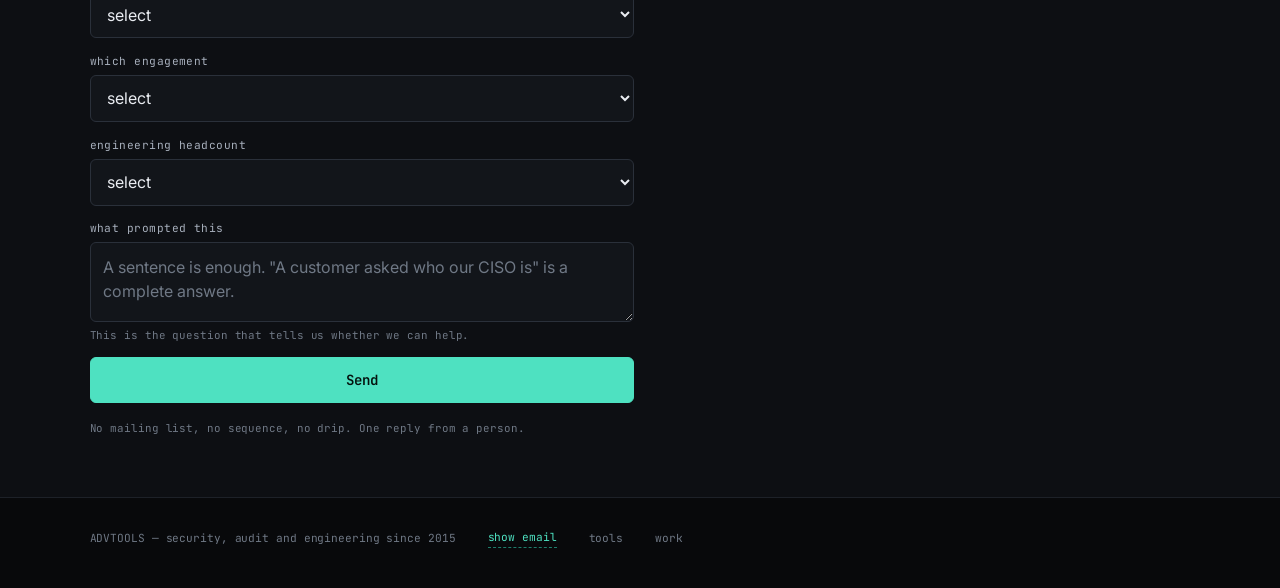
<file: vciso.html>
<!doctype html>
<html lang="en">
<head>
<meta charset="utf-8">
<meta name="viewport" content="width=device-width,initial-scale=1">
<title>vCISO — ADVTOOLS</title>
<meta name="description" content="A virtual CISO for companies that need the security function without a $300k hire. Owns the programme, answers the questionnaires, sits in front of your customers' auditors. Monthly, cancellable.">
<link rel="canonical" href="https://new.advtools.net/vciso.html">
<meta property="og:type" content="website">
<meta property="og:site_name" content="ADVTOOLS">
<meta property="og:url" content="https://new.advtools.net/vciso.html">
<meta property="og:title" content="vCISO — ADVTOOLS">
<meta property="og:description" content="A virtual CISO for companies that need the security function without a $300k hire. Monthly, cancellable.">
<meta name="twitter:card" content="summary_large_image">
<meta name="twitter:title" content="vCISO — ADVTOOLS">
<meta name="twitter:description" content="A virtual CISO for companies that need the security function without a $300k hire.">
<meta name="theme-color" content="#08090B">
<link rel="stylesheet" href="assets/styles.css">
<!-- Google Ads global tag goes here before launch. Conversion fires from app.js. -->
</head>
<body>

<div class="statusbar"><div class="wrap">
  <span><span class="dot"></span>Taking work — Q4 2026</span>
  <span class="hide-sm">Remote · US &amp; EU hours</span>
</div></div>

<nav class="nav"><div class="wrap">
  <a class="logo" href="index.html">ADV<b>TOOLS</b></a>
  <div class="navlinks">
    <a href="pentest.html">pentest</a>
    <a href="security-audit.html">audit</a>
    <a href="vciso.html" aria-current="page">vCISO</a>
    <a href="cases.html">work</a>
    <a href="#start">contact</a>
  </div>
</div></nav>

<div class="hero"><div class="wrap">
  <p class="tag">Virtual CISO</p>
  <h1>The security function, <em>without the $300k hire.</em></h1>
  <p class="sub">At some point a customer asks who owns security at your company, and "the CTO, partly" stops being an acceptable answer. A vCISO is that person — accountable for the programme month to month, in front of your customers when they ask, and gone when you are ready to hire someone permanent.</p>
  <div class="cta-row">
    <a class="btn btn-primary" href="#start">Book a scoping call</a>
    <a class="btn btn-ghost" href="cases.html">See the work</a>
  </div>
  <div class="stats">
    <div class="s"><div class="n">Monthly</div><div class="k">cancellable, no annual lock-in</div></div>
    <div class="s"><div class="n">1 day</div><div class="k">typical commitment per week</div></div>
    <div class="s"><div class="n">20</div><div class="k">years building the systems we secure</div></div>
    <div class="s"><div class="n">5</div><div class="k">markets worked in</div></div>
  </div>
</div></div>

<section><div class="wrap">
  <p class="slabel"><b>01</b> — the trigger</p>
  <h2>Nobody hires a vCISO because they want one</h2>
  <p class="lead">It is almost always one of four moments, and all four have a deadline attached to someone else's decision.</p>

  <div class="grid">
    <div class="card">
      <div class="idx">SALES</div>
      <h3>An enterprise deal stalled</h3>
      <p>Procurement sent a 300-row security questionnaire and the honest answers would lose the deal. Someone has to own both the answers and the plan that makes them true.</p>
    </div>
    <div class="card">
      <div class="idx">BOARD</div>
      <h3>An investor asked</h3>
      <p>A diligence process, a new board member from a regulated industry, or a cyber insurance renewal that now demands evidence rather than a signed form.</p>
    </div>
    <div class="card">
      <div class="idx">INCIDENT</div>
      <h3>Something already happened</h3>
      <p>A breach, a near miss, or a vendor of yours that got hit. The question in the room is no longer whether to fund security but who is accountable for it.</p>
    </div>
    <div class="card">
      <div class="idx">DEPARTURE</div>
      <h3>The person who knew it all left</h3>
      <p>Security lived in one engineer's head and that engineer resigned. You need continuity now and a permanent hire in six months, not the reverse.</p>
    </div>
  </div>
</div></section>

<section><div class="wrap">
  <p class="slabel"><b>02</b> — what it is</p>
  <h2>A function, not a document</h2>
  <p class="lead">The common failure mode is paying for a policy pack that nobody reads and nothing enforces. What a customer's auditor actually tests is whether the control ran — so the work is operational, month after month.</p>
  <div class="term">
    <div class="term-head"><i></i><i></i><i></i><span>a typical month</span></div>
<div class="term-body"><span class="g">own</span>    the risk register, and what
       <span class="c">moved on it since last month</span>

<span class="g">run</span>    access reviews, vendor reviews,
       <span class="c">the things auditors ask to see</span>

<span class="g">answer</span> customer security questionnaires
       <span class="c">so sales stops escalating them</span>

<span class="g">brief</span>  the board or the investor
       <span class="c">in language they can act on</span>

<span class="g">sit</span>    in front of your customers
       <span class="c">when they want to meet the CISO</span>
</div>
  </div>
</div></section>

<section><div class="wrap">
  <p class="slabel"><b>03</b> — honesty</p>
  <h2>When you should not buy this</h2>
  <p class="lead">A retainer is the wrong shape for a one-off problem, and saying so early is cheaper for both of us than six months of invoices.</p>

  <div class="grid">
    <div class="card">
      <div class="idx">BUY INSTEAD</div>
      <h3>You need a point-in-time answer</h3>
      <p>If the question is "is our system secure" and nothing recurring follows it, buy an audit once rather than a retainer forever.</p>
      <div class="foot"><span class="price">$10,000</span><a class="dur" href="security-audit.html">security audit →</a></div>
    </div>
    <div class="card">
      <div class="idx">BUY INSTEAD</div>
      <h3>A customer wants proof, now</h3>
      <p>If the deadline is a contract waiting on a pentest report, that is a two-to-three week engagement, not an ongoing function.</p>
      <div class="foot"><span class="price">from $15,000</span><a class="dur" href="pentest.html">pentest →</a></div>
    </div>
    <div class="card">
      <div class="idx">HIRE INSTEAD</div>
      <h3>You are past about 200 engineers</h3>
      <p>Above that, security needs someone in the room every day with real budget authority. We will say so, and help you write the job spec if it is useful.</p>
      <div class="foot"><span class="price">—</span><span class="dur">no engagement</span></div>
    </div>
  </div>
</div></section>

<section class="formzone" id="start"><div class="wrap">
  <p class="slabel"><b>04</b> — start</p>
  <h2>Book a scoping call</h2>
  <p class="lead">Thirty minutes, free, and we will tell you which engagement fits — including when the answer is none of them. One reply from a person, within a working day.</p>

  <form data-kit novalidate>
    <div class="field">
      <label for="name">name</label>
      <input id="name" name="name" type="text" required autocomplete="name">
    </div>
    <div class="field">
      <label for="email">work email</label>
      <input id="email" name="email" type="email" required autocomplete="email">
    </div>
    <div class="field">
      <label for="company">company</label>
      <input id="company" name="company" type="text" required autocomplete="organization">
    </div>
    <div class="field">
      <label for="vertical">what do you run</label>
      <select id="vertical" name="vertical" required>
        <option value="">select</option>
        <option>B2B SaaS</option>
        <option>OTA or booking platform</option>
        <option>Ecommerce or marketplace</option>
        <option>EdTech or online school</option>
        <option>Fintech or payments</option>
        <option>Healthcare or health data</option>
        <option>Something else</option>
      </select>
    </div>
    <div class="field">
      <label for="service">which engagement</label>
      <select id="service" name="service" required>
        <option value="">select</option>
        <option>vCISO</option>
        <option>Cyber security audit</option>
        <option>Penetration testing</option>
        <option>SOC 2 / ISO 27001 readiness</option>
        <option>Something else / crisis</option>
        <option>Not sure — help me pick</option>
      </select>
    </div>
    <div class="field">
      <label for="headcount">engineering headcount</label>
      <select id="headcount" name="headcount" required>
        <option value="">select</option>
        <option>Under 10</option>
        <option>10–50</option>
        <option>50–200</option>
        <option>Over 200</option>
      </select>
    </div>
    <div class="field">
      <label for="note">what prompted this</label>
      <textarea id="note" name="note" required placeholder="A sentence is enough. &quot;A customer asked who our CISO is&quot; is a complete answer."></textarea>
      <span class="hint">This is the question that tells us whether we can help.</span>
    </div>
    <button class="btn btn-primary" type="submit">Send</button>
    <p class="formnote">No mailing list, no sequence, no drip. One reply from a person.</p>
  </form>

  <div class="msg ok"><b>Got it.</b><br>We will read it properly and reply within one working day, from a person rather than an autoresponder. If it is urgent, <button type="button" class="contactbtn" data-contact>show email</button> and put "urgent" in the subject line.<noscript><span class="contact-nojs">use the form on the <a href="index.html#start">services page</a></span></noscript></div>
  <div class="msg err"></div>
</div></section>

<footer><div class="wrap row">
  <span>ADVTOOLS — security, audit and engineering since 2015</span>
  <button type="button" class="contactbtn" data-contact>show email</button><noscript><span class="contact-nojs">use the form on the <a href="index.html#start">services page</a></span></noscript>
  <a href="tools.html">tools</a>
  <a href="cases.html">work</a>
</div></footer>

<script src="assets/mail.js"></script>
<script src="assets/app.js"></script>
</body>
</html>
</file>
<file: assets/styles.css>
/* ADVTOOLS — attribution & data engineering consulting
   Mobile-first. Deliberately dark single-theme: this is a developer-tool register,
   and a half-committed dual theme reads worse than one done properly.
   JetBrains Mono carries structure and data; Inter carries reading. */

@import url('https://fonts.googleapis.com/css2?family=JetBrains+Mono:wght@400;500;600;700&family=Inter:wght@400;450;500;600&display=swap');

:root{
  --bg:#08090B;
  --bg-2:#0D0F13;
  --surface:#12151A;
  --surface-2:#171B21;
  --line:#1D2128;
  --line-2:#2A303A;
  --ink:#E9ECF1;
  --ink-2:#A7AFBC;
  --muted:#6F7885;
  --accent:#4EE1C1;
  --accent-dim:#1E7D6B;
  --accent-2:#7C9BFF;
  --warn:#F0B849;
  --danger:#FF7A7A;

  --mono:"JetBrains Mono",ui-monospace,"SF Mono",Menlo,Consolas,monospace;
  --sans:"Inter",-apple-system,BlinkMacSystemFont,"Segoe UI",Helvetica,Arial,sans-serif;

  --wrap:72rem;
  --pad:1.15rem;
  --r:6px;
}

*{box-sizing:border-box}
html{-webkit-text-size-adjust:100%;scroll-behavior:smooth}
body{
  margin:0;background:var(--bg);color:var(--ink);
  font-family:var(--sans);font-size:15.5px;line-height:1.62;letter-spacing:-.006em;
  -webkit-font-smoothing:antialiased;-moz-osx-font-smoothing:grayscale;
}
.wrap{max-width:var(--wrap);margin:0 auto;padding:0 var(--pad)}
::selection{background:var(--accent);color:var(--bg)}

/* ── status bar ─────────────────────────────────────────── */
.statusbar{
  background:var(--bg-2);border-bottom:1px solid var(--line);
  font-family:var(--mono);font-size:.63rem;letter-spacing:.08em;text-transform:uppercase;
  color:var(--muted);
}
.statusbar .wrap{display:flex;gap:1rem;align-items:center;justify-content:space-between;height:30px;overflow:hidden;white-space:nowrap}
.statusbar .dot{display:inline-block;width:6px;height:6px;border-radius:50%;background:var(--accent);margin-right:.45rem;vertical-align:middle}
.statusbar .hide-sm{display:none}

/* ── nav ────────────────────────────────────────────────── */
.nav{border-bottom:1px solid var(--line);background:var(--bg);position:sticky;top:0;z-index:20}
.nav .wrap{display:flex;align-items:center;justify-content:space-between;gap:1rem;height:56px}
.logo{font-family:var(--mono);font-weight:700;font-size:.95rem;letter-spacing:-.02em;color:var(--ink);text-decoration:none}
.logo b{color:var(--accent);font-weight:700}
.navlinks{display:flex;gap:1rem;align-items:center}
.navlinks a{font-family:var(--mono);font-size:.72rem;color:var(--ink-2);text-decoration:none;letter-spacing:.02em}
.navlinks a:hover,.navlinks a[aria-current]{color:var(--accent)}

/* ── hero ───────────────────────────────────────────────── */
.hero{padding:2.5rem 0 2rem;border-bottom:1px solid var(--line);position:relative;overflow:hidden}
.hero::before{
  content:"";position:absolute;inset:0;pointer-events:none;
  background:
    radial-gradient(80% 60% at 85% -10%, rgba(78,225,193,.10) 0%, rgba(78,225,193,0) 60%),
    radial-gradient(60% 50% at 0% 10%, rgba(124,155,255,.08) 0%, rgba(124,155,255,0) 55%);
}
.hero .wrap{position:relative}
.tag{
  font-family:var(--mono);font-size:.66rem;letter-spacing:.14em;text-transform:uppercase;
  color:var(--accent);margin:0 0 1.1rem;
}
h1{
  font-family:var(--mono);font-weight:700;
  font-size:1.95rem;line-height:1.14;letter-spacing:-.035em;
  margin:0 0 1.1rem;text-wrap:balance;
}
h1 em{font-style:normal;color:var(--accent)}
.sub{font-size:1rem;line-height:1.6;color:var(--ink-2);margin:0 0 1.6rem;max-width:56ch}
.cta-row{display:flex;flex-direction:column;gap:.75rem}
.btn{
  display:inline-block;text-align:center;font-family:var(--mono);font-weight:600;font-size:.88rem;
  padding:.82rem 1.4rem;border-radius:var(--r);text-decoration:none;cursor:pointer;border:1px solid transparent;
  transition:background .13s ease,border-color .13s ease,color .13s ease,transform .13s ease;
}
.btn-primary{background:var(--accent);color:#04120E;border-color:var(--accent)}
.btn-primary:hover{background:#6BEBD0;transform:translateY(-1px)}
.btn-ghost{background:transparent;color:var(--ink);border-color:var(--line-2)}
.btn-ghost:hover{border-color:var(--accent);color:var(--accent)}

/* ── terminal block ─────────────────────────────────────── */
@media (max-width:420px){.term-body{font-size:.68rem}}
.term{
  background:var(--surface);border:1px solid var(--line);border-radius:var(--r);
  font-family:var(--mono);font-size:.74rem;line-height:1.75;overflow-x:auto;margin:1.6rem 0 0;
}
.term-head{
  display:flex;gap:.4rem;align-items:center;padding:.55rem .8rem;
  border-bottom:1px solid var(--line);color:var(--muted);font-size:.65rem;letter-spacing:.06em;
}
.term-head i{width:8px;height:8px;border-radius:50%;background:var(--line-2);display:block}
.term-head i:first-child{background:#3A4049}
.term-body{padding:.85rem .9rem;white-space:pre;color:var(--ink-2)}
.term-body .c{color:var(--muted)}
.term-body .g{color:var(--accent)}
.term-body .b{color:var(--accent-2)}
.term-body .y{color:var(--warn)}
.term-body .r{color:var(--danger)}

/* ── sections ───────────────────────────────────────────── */
section{padding:2.75rem 0;border-bottom:1px solid var(--line)}
.slabel{
  font-family:var(--mono);font-size:.66rem;letter-spacing:.14em;text-transform:uppercase;
  color:var(--muted);margin:0 0 .85rem;
}
.slabel b{color:var(--accent);font-weight:500}
h2{font-family:var(--mono);font-weight:700;font-size:1.4rem;line-height:1.2;letter-spacing:-.03em;margin:0 0 1rem;text-wrap:balance}
h3{font-family:var(--mono);font-weight:600;font-size:.98rem;letter-spacing:-.02em;margin:0 0 .45rem}
p{margin:0 0 .95rem;max-width:64ch}
p:last-child{margin-bottom:0}
.lead{color:var(--ink-2);font-size:1rem}
a{color:var(--accent);text-underline-offset:3px}
code{font-family:var(--mono);font-size:.85em;background:var(--surface-2);padding:.1em .35em;border-radius:4px;color:var(--accent)}

/* ── service cards ──────────────────────────────────────── */
.grid{display:grid;gap:.85rem;margin-top:1.4rem}
.card{
  background:var(--surface);border:1px solid var(--line);border-radius:var(--r);padding:1.25rem;
  transition:border-color .14s ease,transform .14s ease;
}
.card:hover{border-color:var(--line-2);transform:translateY(-2px)}
.card .idx{font-family:var(--mono);font-size:.65rem;color:var(--accent);letter-spacing:.12em;margin-bottom:.65rem}
.card p{font-size:.9rem;color:var(--ink-2);margin:0 0 .95rem}
.card ul{list-style:none;padding:0;margin:0 0 1.05rem;display:grid;gap:.35rem}
.card li{font-family:var(--mono);font-size:.74rem;color:var(--muted);padding-left:1rem;position:relative;line-height:1.55}
.card li::before{content:"›";position:absolute;left:0;color:var(--accent-dim)}
.card .foot{display:flex;flex-wrap:wrap;gap:.3rem .8rem;align-items:baseline;border-top:1px solid var(--line);padding-top:.85rem}
.card .price{font-family:var(--mono);font-weight:700;font-size:1.2rem;letter-spacing:-.03em;color:var(--ink)}
.card .dur{font-family:var(--mono);font-size:.7rem;color:var(--muted)}

/* ── stats ──────────────────────────────────────────────── */
.stats{display:grid;grid-template-columns:1fr 1fr;gap:0;margin-top:1.5rem;border-top:1px solid var(--line)}
.stats .s{padding:.95rem .9rem .95rem 0;border-bottom:1px solid var(--line)}
.stats .s:nth-child(even){padding-left:.9rem;border-left:1px solid var(--line)}
.stats .n{font-family:var(--mono);font-weight:700;font-size:1.45rem;letter-spacing:-.04em;color:var(--accent);line-height:1;font-variant-numeric:tabular-nums}
.stats .k{font-size:.74rem;color:var(--muted);margin-top:.4rem;line-height:1.4}

/* ── finding / case rows ────────────────────────────────── */
.finding{border-top:1px solid var(--line);padding:1.35rem 0}
.finding:last-child{border-bottom:1px solid var(--line)}
.finding .meta{font-family:var(--mono);font-size:.65rem;letter-spacing:.1em;text-transform:uppercase;color:var(--muted);margin-bottom:.55rem;display:flex;flex-wrap:wrap;gap:.3rem .8rem}
.finding .meta .tagx{color:var(--accent)}
.finding h3{margin-bottom:.5rem;font-size:1rem}
.finding p{font-size:.92rem;color:var(--ink-2);margin:0 0 .7rem}
.finding .impact{
  font-family:var(--mono);font-size:.76rem;color:var(--warn);
  border-left:2px solid var(--warn);padding-left:.75rem;margin-top:.8rem;line-height:1.6;
}

/* ── tool rows ──────────────────────────────────────────── */
.tool{border:1px solid var(--line);border-radius:var(--r);background:var(--surface);padding:1.2rem;margin-bottom:.85rem}
.tool .hdr{display:flex;flex-wrap:wrap;gap:.4rem .8rem;align-items:baseline;margin-bottom:.65rem}
.tool h3{margin:0;font-size:1rem;color:var(--ink)}
.tool .stack{font-family:var(--mono);font-size:.66rem;color:var(--muted);letter-spacing:.04em}
.tool p{font-size:.9rem;color:var(--ink-2);margin:0 0 .8rem}
.tool .facts{display:grid;gap:.3rem}
.tool .facts div{font-family:var(--mono);font-size:.73rem;color:var(--muted);padding-left:1rem;position:relative;line-height:1.55}
.tool .facts div::before{content:"·";position:absolute;left:.25rem;color:var(--accent-dim)}
.tool .facts b{color:var(--accent);font-weight:500}

/* ── form ───────────────────────────────────────────────── */
.formzone{background:var(--bg-2)}
form{display:grid;gap:.85rem;max-width:34rem;margin-top:1.3rem}
.field{display:grid;gap:.3rem}
label{font-family:var(--mono);font-size:.7rem;letter-spacing:.04em;color:var(--ink-2)}
input,select,textarea{
  font-family:var(--sans);font-size:16px;padding:.72rem .8rem;
  background:var(--surface);border:1px solid var(--line-2);border-radius:var(--r);
  color:var(--ink);width:100%;transition:border-color .13s ease,box-shadow .13s ease;
}
textarea{min-height:5rem;resize:vertical;line-height:1.55}
input:focus,select:focus,textarea:focus{outline:none;border-color:var(--accent);box-shadow:0 0 0 3px rgba(78,225,193,.12)}
input::placeholder,textarea::placeholder{color:var(--muted)}
.hint{font-family:var(--mono);font-size:.68rem;color:var(--muted);line-height:1.5}
.formnote{font-family:var(--mono);font-size:.68rem;color:var(--muted);margin-top:.2rem}
.msg{border-radius:var(--r);padding:1.1rem 1.25rem;max-width:34rem;font-size:.92rem;line-height:1.6;display:none}
.msg.show{display:block}
.msg.ok{border:1px solid var(--accent-dim);background:rgba(78,225,193,.06);color:var(--ink-2)}
.msg.ok b{color:var(--accent)}
.msg.err{border:1px solid var(--danger);background:rgba(255,122,122,.06);color:var(--ink-2)}
form.done{display:none}

/* ── footer ─────────────────────────────────────────────── */
footer{padding:1.8rem 0 2.5rem;font-family:var(--mono);font-size:.7rem;color:var(--muted);line-height:1.8}
footer a{color:var(--muted);text-decoration:none}
footer a:hover{color:var(--accent)}
footer .row{display:grid;gap:.35rem}

/* ── scale up ───────────────────────────────────────────── */
@media (min-width:640px){
  :root{--pad:1.6rem}
  body{font-size:16px}
  .statusbar .hide-sm{display:inline}
  .nav .wrap{height:62px}
  .navlinks{gap:1.5rem}
  .navlinks a{font-size:.76rem}
  .hero{padding:4rem 0 3rem}
  h1{font-size:2.9rem}
  .sub{font-size:1.08rem}
  .cta-row{flex-direction:row;align-items:center;gap:1rem}
  section{padding:3.75rem 0}
  h2{font-size:1.85rem}
  .grid{grid-template-columns:repeat(auto-fit,minmax(17rem,1fr));gap:1rem}
  .card{padding:1.45rem}
  .stats{grid-template-columns:repeat(4,1fr)}
  .stats .s{border-bottom:0;padding:1.1rem 1rem 0 0}
  .stats .s:nth-child(even){padding-left:0;border-left:0}
  .stats .s + .s{padding-left:1rem;border-left:1px solid var(--line)}
  .stats .n{font-size:1.75rem}
  .term-body{padding:1rem 1.1rem}
  footer .row{display:flex;gap:2rem;align-items:center;flex-wrap:wrap}
}
@media (min-width:1000px){
  h1{font-size:3.35rem;max-width:20ch}
  .hero{padding:5rem 0 3.5rem}
}
@media (prefers-reduced-motion:reduce){html{scroll-behavior:auto}*{transition:none!important}}
:focus-visible{outline:2px solid var(--accent);outline-offset:3px;border-radius:2px}

/* ── obfuscated contact ───────────────────────────────────────────────────── */
.contactbtn{
  font:inherit;font-family:var(--mono);font-size:inherit;color:var(--accent);
  background:none;border:0;border-bottom:1px dashed var(--accent-dim);
  padding:0;cursor:pointer;letter-spacing:inherit;
}
.contactbtn:hover{border-bottom-style:solid}
.contact-nojs{color:var(--muted)}

/* ── engagements ──────────────────────────────────────────────────────────── */
.eng{border-top:1px solid var(--line);padding:1.5rem 0}
.eng:last-of-type{border-bottom:1px solid var(--line)}
.eng .metric{
  font-family:var(--mono);font-weight:700;font-size:1.5rem;letter-spacing:-.04em;
  color:var(--accent);line-height:1;margin-bottom:.15rem;font-variant-numeric:tabular-nums;
}
.eng .sector{
  font-family:var(--mono);font-size:.63rem;letter-spacing:.14em;text-transform:uppercase;
  color:var(--muted);margin-bottom:.8rem;
}
.eng h3{font-size:1.02rem;margin-bottom:.5rem}
.eng p{font-size:.93rem;color:var(--ink-2);margin:0 0 .7rem;max-width:62ch}
.eng .outcome{
  font-family:var(--mono);font-size:.76rem;color:var(--accent);
  border-left:2px solid var(--accent-dim);padding-left:.75rem;line-height:1.6;margin-top:.85rem;
}
.eng .gap{
  font-family:var(--mono);font-size:.72rem;color:var(--warn);
  border-left:2px solid var(--warn);padding-left:.75rem;line-height:1.6;margin-top:.7rem;opacity:.85;
}
@media (min-width:640px){
  .eng{display:grid;grid-template-columns:9.5rem 1fr;gap:1.6rem;padding:1.8rem 0}
  .eng .metric{font-size:1.75rem}
  .eng .sector{margin-bottom:0}
}

/* ── method steps ─────────────────────────────────────────────────────────── */
.method{display:grid;gap:1.1rem;margin-top:1.5rem}
.mstep{border-left:2px solid var(--accent-dim);padding-left:1.1rem}
.mstep .n{font-family:var(--mono);font-size:.63rem;letter-spacing:.16em;text-transform:uppercase;color:var(--accent);margin-bottom:.45rem}
.mstep h3{font-size:1.08rem;margin-bottom:.4rem}
.mstep p{font-size:.92rem;color:var(--ink-2);margin:0}

/* ── modes ────────────────────────────────────────────────────────────────── */
.modes{display:grid;gap:.85rem;margin-top:1.5rem}
.mode{border:1px solid var(--line);border-radius:var(--r);background:var(--surface);padding:1.25rem}
.mode.urgent{border-color:var(--warn)}
.mode .k{font-family:var(--mono);font-size:.63rem;letter-spacing:.14em;text-transform:uppercase;color:var(--accent);margin-bottom:.55rem}
.mode.urgent .k{color:var(--warn)}
.mode h3{font-size:1rem;margin-bottom:.45rem}
.mode p{font-size:.91rem;color:var(--ink-2);margin:0}

/* ── about ────────────────────────────────────────────────────────────────── */
.about{display:grid;gap:0;margin-top:1.4rem;border-top:1px solid var(--line)}
.arow{padding:1.05rem 0;border-bottom:1px solid var(--line)}
.arow .k{font-family:var(--mono);font-size:.63rem;letter-spacing:.16em;text-transform:uppercase;color:var(--muted);margin-bottom:.6rem}
.chips{display:flex;flex-wrap:wrap;gap:.4rem}
.chips span{
  font-family:var(--mono);font-size:.76rem;color:var(--ink);
  border:1px solid var(--line-2);border-radius:999px;padding:.3rem .7rem;
}
.chips span.hl{border-color:var(--accent-dim);color:var(--accent)}
@media (min-width:640px){
  .method{grid-template-columns:repeat(3,1fr);gap:1.4rem}
  .modes{grid-template-columns:1fr 1fr}
  .arow{display:grid;grid-template-columns:8rem 1fr;gap:1.4rem;align-items:baseline}
  .arow .k{margin-bottom:0}
}

/* ── caveat / scope note ──────────────────────────────────────────────────── */
.independence{
  border-left:2px solid var(--warn);background:rgba(240,184,73,.07);
  padding:1rem 1.15rem;font-size:.91rem;color:var(--ink-2);
  border-radius:0 var(--r) var(--r) 0;line-height:1.65;max-width:64ch;
}
.independence b{color:var(--warn);font-weight:600}

.card .foot a.dur{color:var(--accent);text-decoration:none;border-bottom:1px solid transparent}
.card .foot a.dur:hover,.card .foot a.dur:focus-visible{border-bottom-color:var(--accent)}
</file>
